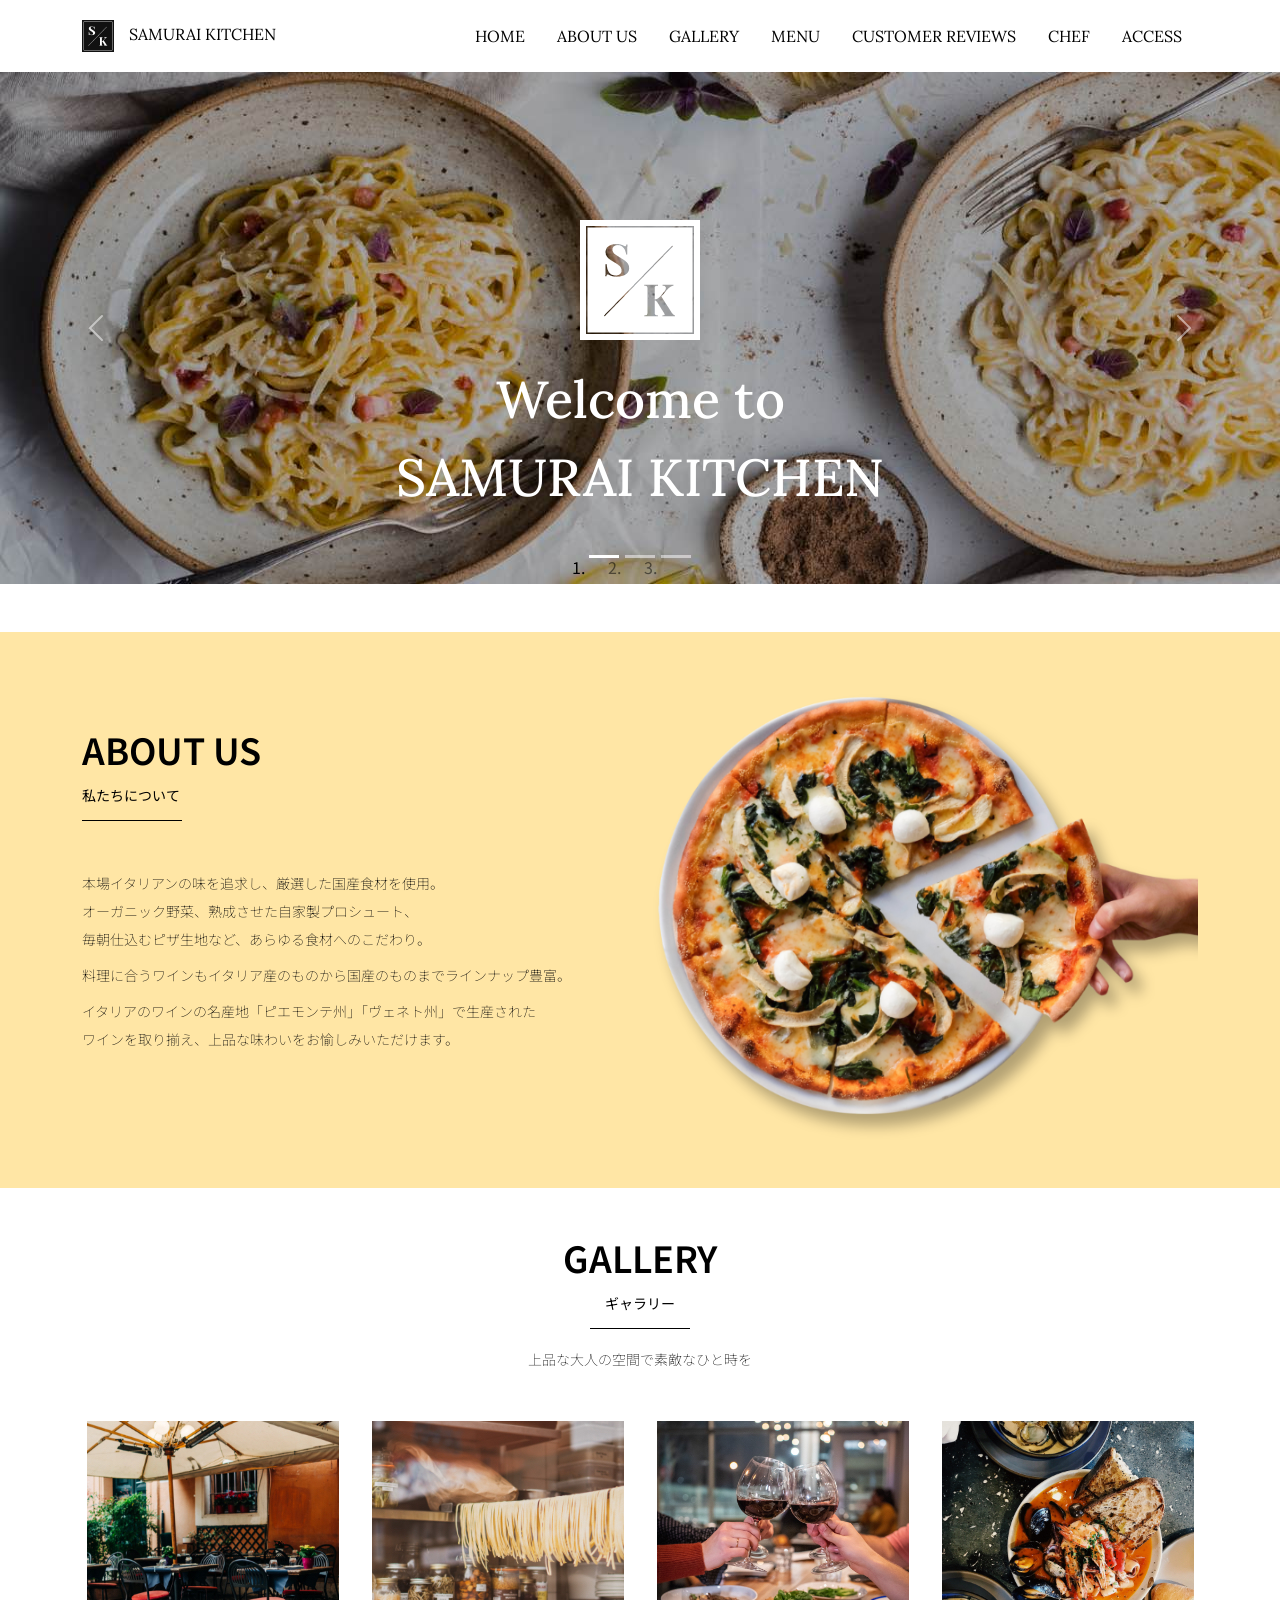
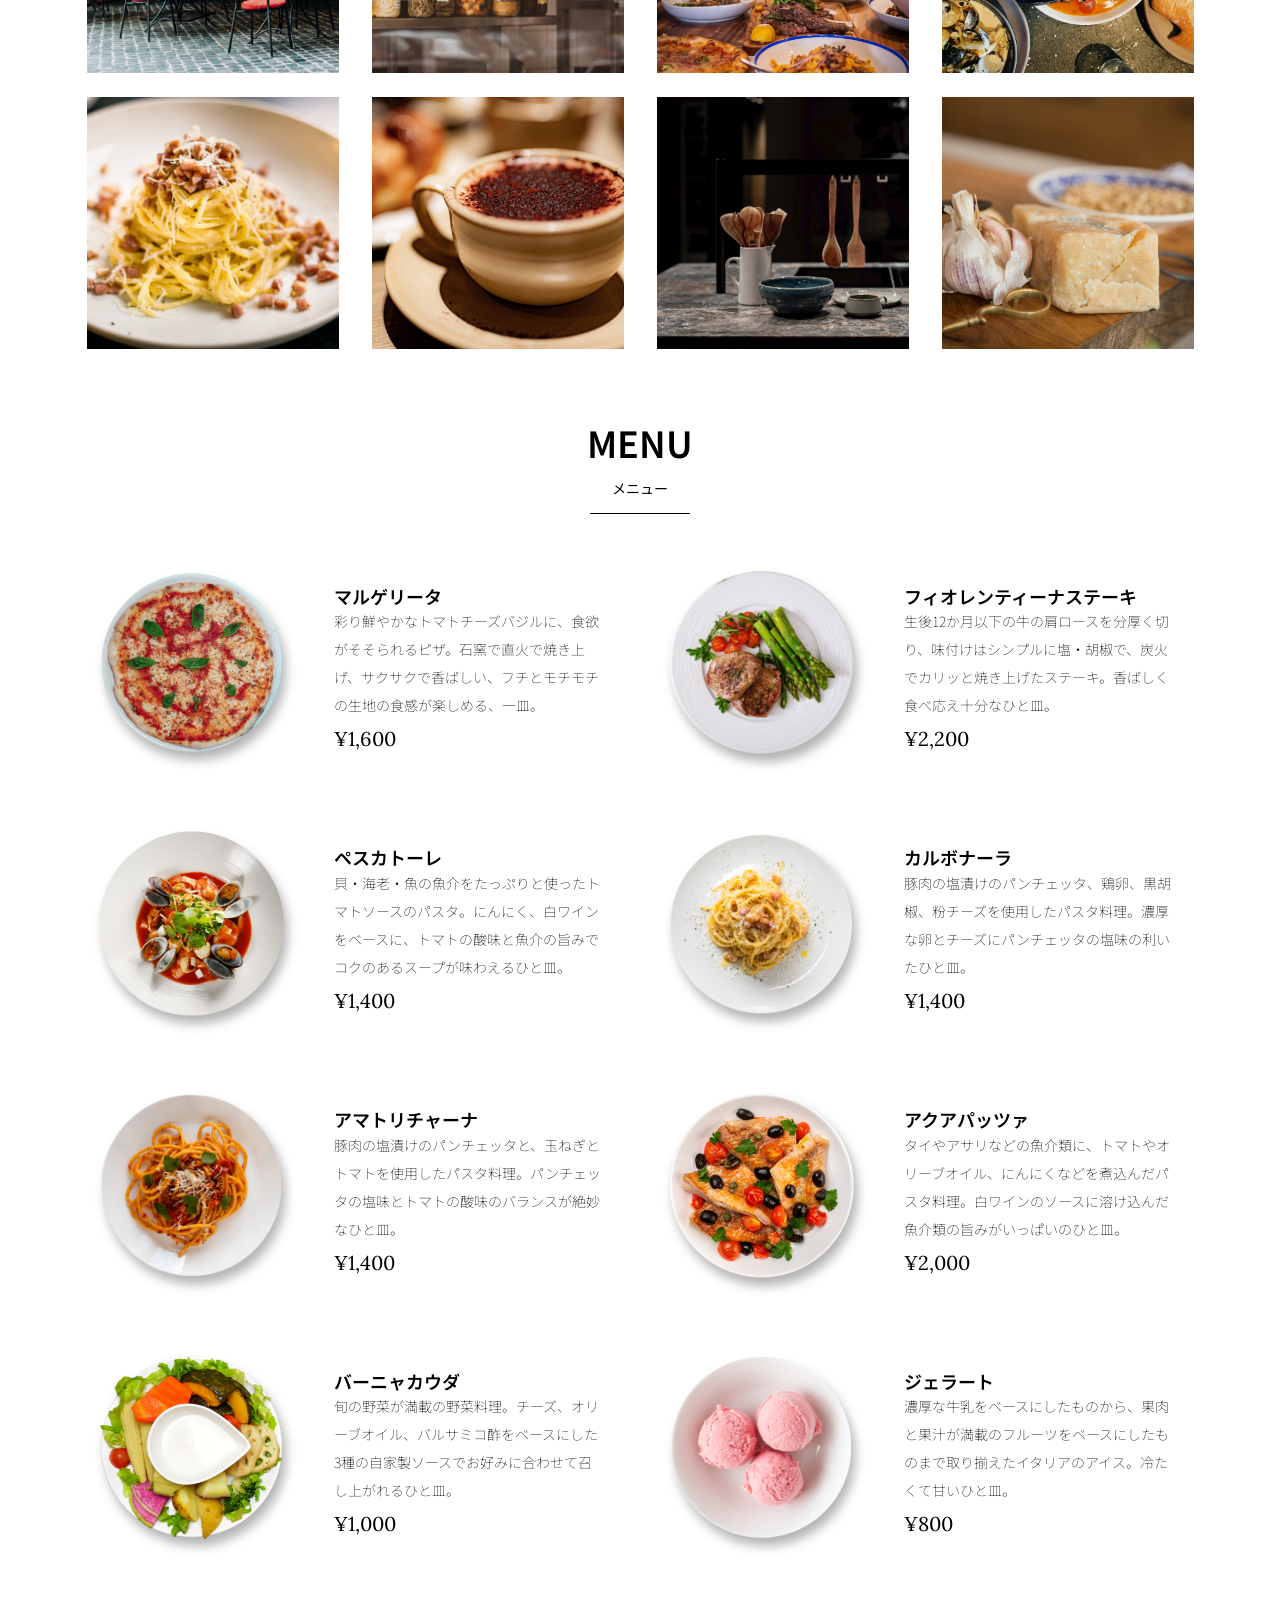
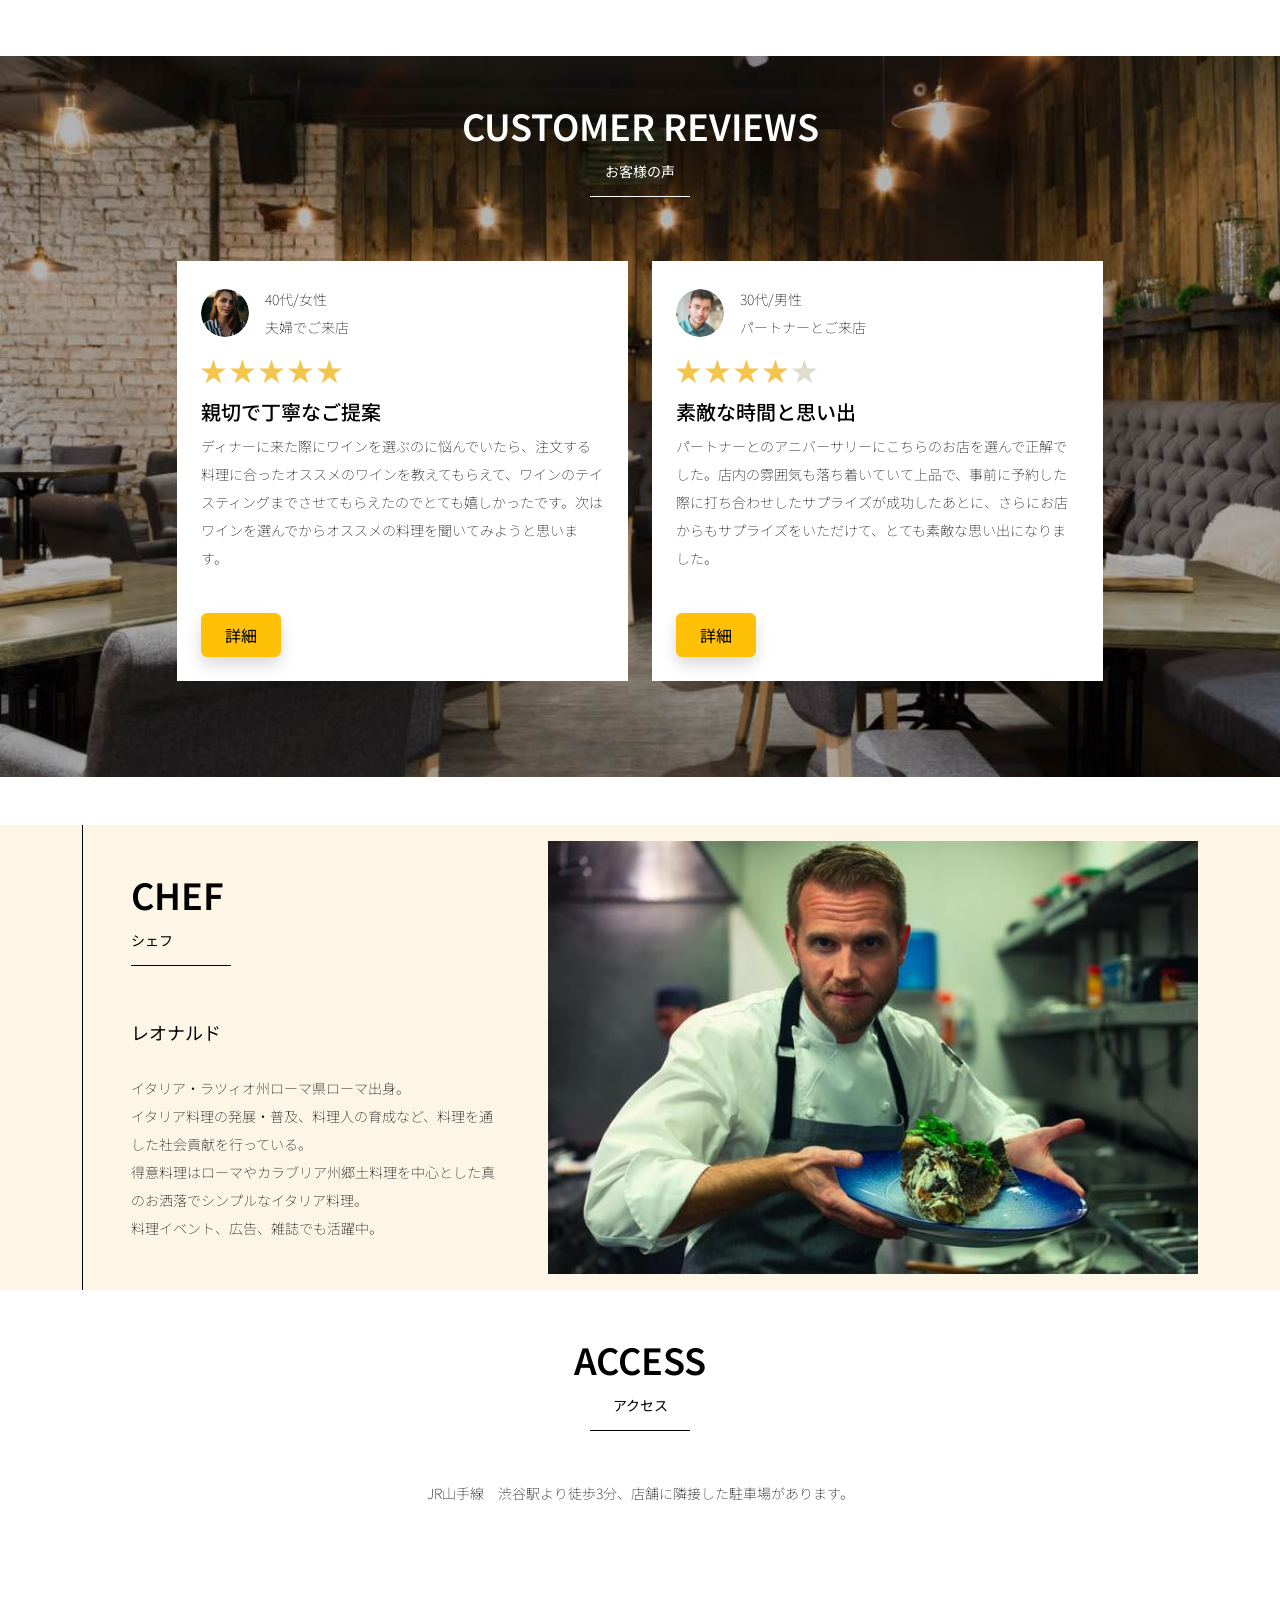
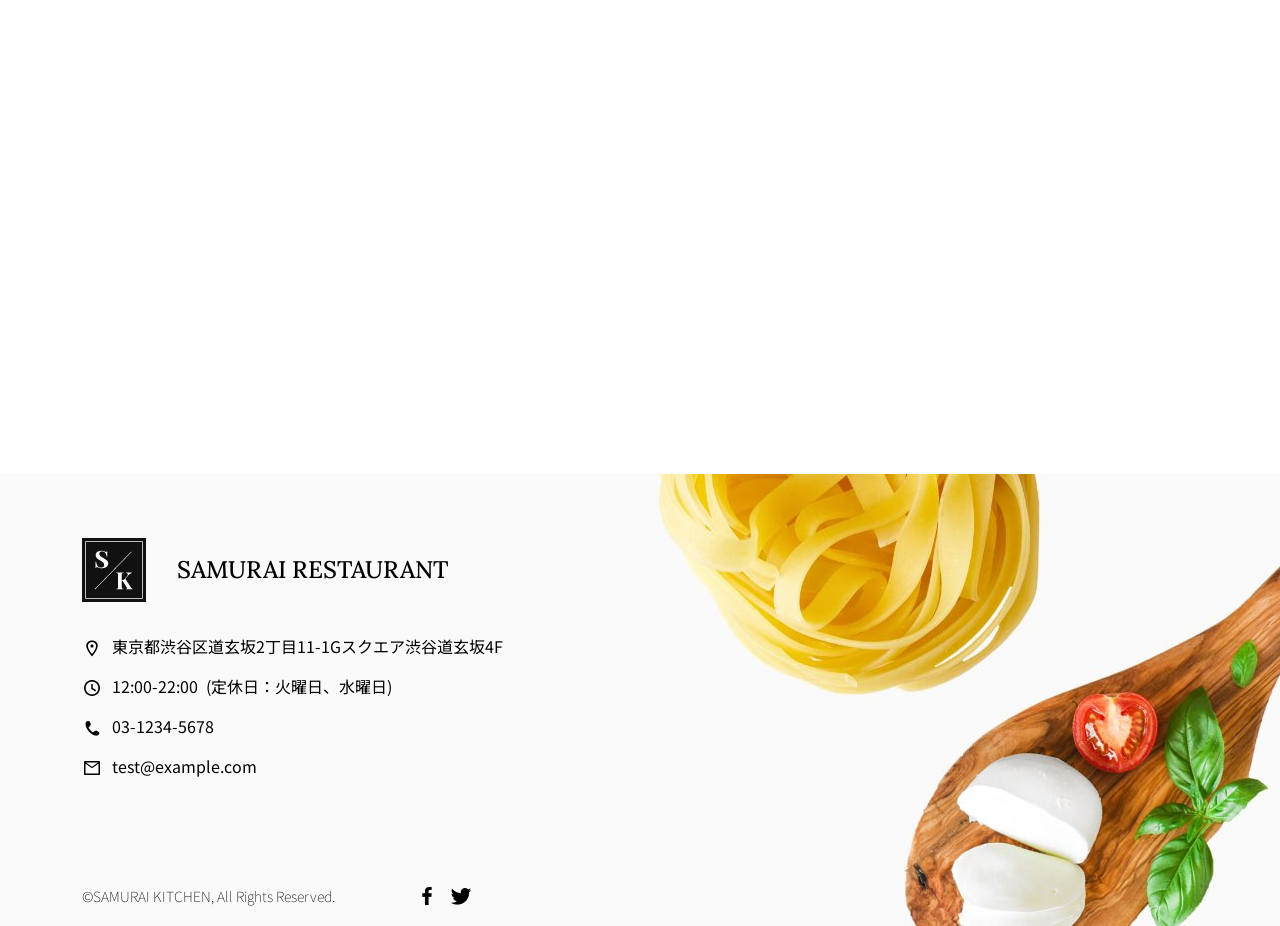
<file: kadai_015/index.html>
<!doctype html>
<html lang="ja">

<head>
  <meta charset="utf-8">
  <meta name="viewport" content="width=device-width, initial-scale=1">
  <meta name="description" content="">
  <meta name="author" content="SAMURAI ENGINEER">
  <title>SAMURAI XD_HTML教材</title>
  <!-- ************************************************ bootstrap.min.cssの読み込み -->
  <link href="https://cdn.jsdelivr.net/npm/bootstrap@5.0.0-beta1/dist/css/bootstrap.min.css" rel="stylesheet"
    integrity="sha384-giJF6kkoqNQ00vy+HMDP7azOuL0xtbfIcaT9wjKHr8RbDVddVHyTfAAsrekwKmP1" crossorigin="anonymous">
  <!-- ************************************************ bootstrap.bundle.min.jsの読み込み -->
  <script src="https://cdn.jsdelivr.net/npm/bootstrap@5.0.0-beta1/dist/js/bootstrap.bundle.min.js"
    integrity="sha384-ygbV9kiqUc6oa4msXn9868pTtWMgiQaeYH7/t7LECLbyPA2x65Kgf80OJFdroafW" crossorigin="anonymous" defer>
  </script>

  <!-- ************************************************ Google Font読み込み -->
  <link rel="preconnect" href="https://fonts.gstatic.com">
  <link href="https://fonts.googleapis.com/css2?family=Lora&display=swap" rel="stylesheet">
  <link href="https://fonts.googleapis.com/css2?family=Noto+Sans+JP:wght@300&display=swap" rel="stylesheet">
  <!-- ************************************************ Font Awesome -->
  <link rel="stylesheet" href="https://use.fontawesome.com/releases/v5.1.0/css/all.css"
    integrity="sha384-lKuwvrZot6UHsBSfcMvOkWwlCMgc0TaWr+30HWe3a4ltaBwTZhyTEggF5tJv8tbt" crossorigin="anonymous">
  <!-- ************************************************今回作成する styles.cssの読み込み -->
  <link href="stylesheet/style.css" rel="stylesheet">
  <!-- ************************************************  -->
</head>

<body>
  <main>
    <!-- ************************************************ ナビゲーションバー開始 -->
        <nav class="navbar navbar-expand-lg">
      <div class="container">
        <a class="navbar-brand my_navbar_brand">
          <img class="img-fluid navbar_brand_logo" src="img/site_logo.png" alt="サイトアイコン"><span>SAMURAI KITCHEN</span>
        </a>
        <div class="navbar-toggler hamburger_menu" data-bs-toggle="collapse" data-bs-target="#navbarNav"
          　aria-controls="navbarNav" aria-expanded="false" aria-label="Toggle navigation">
          <input type="checkbox" id="hamburger_btn_check">
          <label for="hamburger_btn_check" class="hamburger_btn">
            <img class="btn_open" src="img/button_open.png" alt="ナビゲーションメニューのボタン">
            <img class="btn_close" src="img/button_close.png" alt="ナビゲーションメニューのボタン">
          </label>
        </div>
        <div class="collapse navbar-collapse justify-content-end" id="navbarNav">
          <ul class="navbar-nav">
            <li class="nav-item px-2">
              <a class="nav-link my_nav_link my-2" aria-current="page" href="#">HOME</a>
            </li>

            <li class="nav-item px-2">
              <a class="nav-link my_nav_link my-2" href="#about">ABOUT US</a>
            </li>

            <li class="nav-item px-2">
              <a class="nav-link my_nav_link my-2" href="#gallery">GALLERY</a>
            </li>

            <li class="nav-item px-2">
              <a class="nav-link my_nav_link my-2" href="#menu">MENU</a>
            </li>

            <li class="nav-item px-2">
              <a class="nav-link my_nav_link my-2" href="#review">CUSTOMER REVIEWS</a>
            </li>

            <li class="nav-item px-2">
  <a class="nav-link my_nav_link my-2" href="#chef">CHEF</a>
</li>

            <li class="nav-item px-2">
              <a class="nav-link my_nav_link my-2" href="#access">ACCESS</a>
            </li>

          </ul>
        </div>
      </div>
    </nav>
    <!-- ************************************************ ナビゲーションバー終了 -->

    <!-- ************************************************ カルーセル開始 -->
      <!-- カルーセル部分 -->
   <!-- idのmyCarouselはインジケーター部分のdata-bs-targetと紐付く必要がある。mb-5で下方向に余白追加。 -->
   <div id="myCarousel" class="carousel slide mb-5" data-bs-ride="carousel">

     <!-- インジケーター部分 -->
     <ol class="carousel-indicators">
       <!-- この箇所と前述のidは紐付いている。data-bs-slide-toの番号がカルーセルの順番。 -->
       <li data-bs-target="#myCarousel" data-bs-slide-to="0" class="active"></li>
       <li data-bs-target="#myCarousel" data-bs-slide-to="1"></li>
       <li data-bs-target="#myCarousel" data-bs-slide-to="2"></li>
     </ol>

     <!-- carousel-inner：カルーセルのキャプションと背景画像の部分。現在は1枚目だけ表示。 -->
     <div class="carousel-inner">
       <div class="carousel-item active">
         <img src="img/slider-1.jpg" alt="SAMURAI KITCHEN-1">
         <div class="carousel-caption">
           <!-- 独自クラスで位置とフォントを変更 -->
     <h1 class="my_carousel_caption">
             Welcome to<br>
             SAMURAI KITCHEN
           </h1>
         </div>
       </div>

       <!-- カルーセル2枚目 -->
 <div class="carousel-item">
   <img src="img/slider-2.jpg" alt="サンプル画像">
   <div class="carousel-caption">
     <h1 class="my_carousel_caption">
        The fabulous combination of&nbsp;wine&nbsp;and&nbsp;food
     </h1>
   </div>
 </div>
 <!-- カルーセル３枚目 -->
 <div class="carousel-item">
   <img src="img/slider-3.jpg" alt="サンプル画像">
   <div class="carousel-caption">
     <h1 class="my_carousel_caption">Get the Italian taste<br>
       at the SAMURAI&nbsp;KITCHEN
     </h1>
   </div>
 </div>
     </div>

     <!-- コントロールボタン 左側 -->
     <a class="carousel-control-prev" href="#myCarousel" role="button" data-bs-slide="prev">
       <span class="carousel-control-prev-icon" aria-hidden="true"></span>
       <span class="visually-hidden">Previous</span>
     </a>

     <!-- コントロールボタン 右側 -->
     <a class="carousel-control-next" href="#myCarousel" role="button" data-bs-slide="next">
       <span class="carousel-control-next-icon" aria-hidden="true"></span>
       <span class="visually-hidden">Next</span>
     </a>
   </div>


    <!-- ************************************************ カルーセル終了 -->

    <!-- ************************************************ アバウトセクション開始 -->
    <section class="about_us_bg" id="about">

       <!--コンテンツの中央揃え。上下方向にパディング（サイズ5）。下方向にマージン（サイズ5）。 -->
     <div class="container py-5 mb-5">

       <!-- rowクラス（行） -->
       <div class="row">

         <!-- 左側カラム（6/12分割） -->
         <div class="col-lg-6 text-left">

           <!-- 上下方向にパディング（サイズ5） -->
           <div class="py-5">

             <!-- 下方向にマージン（サイズ5） -->
              <h2 class="section_title about mb-5">
               ABOUT US
             </h2>
             <!-- 下方向にマージン（サイズ2） -->
             <p class="mb-2">
               本場イタリアンの味を追求し、厳選した国産食材を使用。<br>
               オーガニック野菜、熟成させた自家製プロシュート、<br>
               毎朝仕込むピザ生地など、あらゆる食材へのこだわり。<br>
             </p>

             <!-- 下方向にマージン（サイズ2） -->
             <p class="mb-2">
               料理に合うワインもイタリア産のものから国産のものまでラインナップ豊富。<br>
             </p>

             <!-- 下方向にマージン（サイズ2） -->
             <p class="mb-2">
               イタリアのワインの名産地「ピエモンテ州」「ヴェネト州」で生産された<br>
               ワインを取り揃え、上品な味わいをお愉しみいただけます。<br>
             </p>
           </div>
         </div>

         <!-- 右側カラム（6/12分割） -->
         <div class="col-lg-6">

           <!-- 画像を配置 -->
           <img src="img/img-about-us.png" class="img-fluid" alt="pizza">
         </div>
       </div>
     </div>

    </section>
    <!-- ************************************************ アバウトセクション終了 -->

    <!-- ************************************************ ギャラリーセクション開始 -->
    <section id="gallery">

       <div class="container mb-5">
        <h2 class="mb-3 section_title gallery text-center">GALLERY</h2>
       <p class="text-center mb-5">
         上品な大人の空間で素敵なひと時を
       </p>

       <div class="row">
         <div class="col-6 col-lg-3 mb-4 d-flex justify-content-center">
           <img class="img-fluid" src="img/gallery-1.jpg" alt="サンプル画像">
         </div>

          <div class="col-6 col-lg-3 mb-4 d-flex justify-content-center">
           <img class="img-fluid" src="img/gallery-2.jpg" alt="サンプル画像">
         </div>

          <div class="col-6 col-lg-3 mb-4 d-flex justify-content-center">
           <img class="img-fluid" src="img/gallery-3.jpg" alt="サンプル画像">
         </div>

          <div class="col-6 col-lg-3 mb-4 d-flex justify-content-center">
           <img class="img-fluid" src="img/gallery-4.jpg" alt="サンプル画像">
         </div>

         <div class="col-6 col-lg-3 mb-4 d-flex justify-content-center">
           <img class="img-fluid" src="img/gallery-5.jpg" alt="サンプル画像">
         </div>

          <div class="col-6 col-lg-3 mb-4 d-flex justify-content-center">
           <img class="img-fluid" src="img/gallery-6.jpg" alt="サンプル画像">
         </div>

          <div class="col-6 col-lg-3 mb-4 d-flex justify-content-center">
           <img class="img-fluid" src="img/gallery-7.jpg" alt="サンプル画像">
         </div>

        <div class="col-6 col-lg-3 mb-4 d-flex justify-content-center">
           <img class="img-fluid" src="img/gallery-8.jpg" alt="サンプル画像">
         </div>

       </div>
     </div>

    </section>
    <!-- ************************************************ ギャラリーセクション終了 -->

    <!-- ************************************************ メニューセクション -->
    <section id="menu">
      <div class="container">
        <div class="row">
          <div class="col-lg-12">
            <h2 class="section_title menu text-center mb-5">MENU</h2>
          </div>
        </div>
      </div>

      <div class="container mb-5">
        <div class="row">
          <div class="col-12 col-lg-6">
            <div class="row g-0 mb-4">
              <div class="col-12 col-lg-5 text-center">
                <img src="img/margherita.png" class="img-fluid" alt="マルゲリータ">
              </div>
              <div class="col-12 col-lg-7 p-4">
              <h4 class="mb-0 menu_title">マルゲリータ</h4>
                <p class="my-auto">彩り鮮やかなトマトチーズバジルに、食欲がそそられるピザ。石窯で直火で焼き上げ、サクサクで香ばしい、フチとモチモチの生地の食感が楽しめる、一皿。</p>
                <p class="menu_price">¥1,600</p>
              </div>
            </div>
          </div>

          <div class="col-12 col-lg-6">
            <div class="row g-0 mb-4">
              <div class="col-12 col-lg-5 text-center">
              <img src="img/steak.png" class="img-fluid" alt="フィオレンティーナステーキ">
              </div>
              <div class="col-12 col-lg-7 p-4">
                <h4 class="mb-0 menu_title">フィオレンティーナステーキ</h4>
                <p class="my-auto">生後12か月以下の牛の肩ロースを分厚く切り、味付けはシンプルに塩・胡椒で、炭火でカリッと焼き上げたステーキ。香ばしく食べ応え十分なひと皿。</p>
                <p class="menu_price">¥2,200</p>
              </div>
            </div>
          </div>

          <div class="col-12 col-lg-6">
            <div class="row g-0 mb-4">
              <div class="col-12 col-lg-5 text-center">
                <img src="img/pescatore.png" class="img-fluid" alt="ペスカトーレ">
              </div>
              <div class="col-12 col-lg-7 p-4">
                <h4 class="mb-0 menu_title">ペスカトーレ</h4>
                <p class="my-auto">貝・海老・魚の魚介をたっぷりと使ったトマトソースのパスタ。にんにく、白ワインをベースに、トマトの酸味と魚介の旨みでコクのあるスープが味わえるひと皿。</p>
                <p class="menu_price">¥1,400</p>
              </div>
            </div>
          </div>

          <div class="col-12 col-lg-6">
            <div class="row g-0 mb-4">
              <div class="col-12 col-lg-5 text-center">
                <img src="img/carbonara.png" class="img-fluid" alt="カルボナーラ">
              </div>
              <div class="col-12 col-lg-7 p-4">
                <h4 class="mb-0 menu_title">カルボナーラ</h4>
                <p class="my-auto">豚肉の塩漬けのパンチェッタ、鶏卵、黒胡椒、粉チーズを使用したパスタ料理。濃厚な卵とチーズにパンチェッタの塩味の利いたひと皿。</p>
                <p class="menu_price">¥1,400</p>
              </div>
            </div>
          </div>

          <div class="col-12 col-lg-6">
            <div class="row g-0 mb-4">
              <div class="col-12 col-lg-5 text-center">
                <img src="img/amatriciana.png" class="img-fluid" alt="アマトリチャーナ">
              </div>
              <div class="col-12 col-lg-7 p-4">
                <h4 class="mb-0 menu_title">アマトリチャーナ</h4>
                <p class="my-auto">豚肉の塩漬けのパンチェッタと、玉ねぎとトマトを使用したパスタ料理。パンチェッタの塩味とトマトの酸味のバランスが絶妙なひと皿。</p>
                <p class="menu_price">¥1,400</p>
              </div>
            </div>
          </div>

          <div class="col-12 col-lg-6">
            <div class="row g-0 mb-4">
              <div class="col-12 col-lg-5 text-center">
                <img src="img/acqua-pazza.png" class="img-fluid" alt="アクアパッツァ">
              </div>
              <div class="col-12 col-lg-7 p-4">
                <h4 class="mb-0 menu_title">アクアパッツァ</h4>
                <p class="my-auto">タイやアサリなどの魚介類に、トマトやオリーブオイル、にんにくなどを煮込んだパスタ料理。白ワインのソースに溶け込んだ魚介類の旨みがいっぱいのひと皿。</p>
                <p class="menu_price">¥2,000</p>
              </div>
            </div>
          </div>

          <div class="col-12 col-lg-6">
            <div class="row g-0 mb-4">
              <div class="col-12 col-lg-5 text-center">
                <img src="img/bagna-cauda.png" class="img-fluid" alt="バーニャカウダ">
              </div>
              <div class="col-12 col-lg-7 p-4">
                <h4 class="mb-0 menu_title">バーニャカウダ</h4>
                <p class="my-auto">旬の野菜が満載の野菜料理。チーズ、オリーブオイル、バルサミコ酢をベースにした3種の自家製ソースでお好みに合わせて召し上がれるひと皿。</p>
                <p class="menu_price">¥1,000</p>
              </div>
            </div>
          </div>

          <div class="col-12 col-lg-6">
            <div class="row g-0 mb-4">
              <div class="col-12 col-lg-5 text-center">
                <img src="img/gelato.png" class="img-fluid" alt="ジェラート">
              </div>
              <div class="col-12 col-lg-7 p-4">
                <h4 class="mb-0 menu_title">ジェラート</h4>
                <p class="my-auto">濃厚な牛乳をベースにしたものから、果肉と果汁が満載のフルーツをベースにしたものまで取り揃えたイタリアのアイス。冷たくて甘いひと皿。</p>
                <p class="menu_price">¥800</p>
              </div>
            </div>
          </div>
        </div>
      </div>
    </section>
    <!-- ************************************************ メニューセクション終了 -->

    <!-- ************************************************ レビューセクション開始 -->
    <section id="review">
      <div class="review_wrapper">
        <div class="container py-5 mb-5">
          <div class="text-center mb-5">
            <h2 class="section_title review text-center text-white">CUSTOMER REVIEWS</h2>
          </div>
          <div class="row pb-5 justify-content-center">
            <div class="col-12 col-lg-5 mt-3">
              <div class="bg-white h_420">
                <div class="p-4">
                  <div class="d-flex align-items-center">
                    <img src="img/customer-woman.png" class="reviewer_img" alt="サンプル画像">
                    <div>
                      <p class="my-0">40代/女性</p>
                      <p class="my-0">夫婦でご来店</p>
                    </div>
                  </div>
                  <div class="my-3">
                    <img src="img/star-point.png" class="star_img" alt="star">
                    <img src="img/star-point.png" class="star_img" alt="star">
                    <img src="img/star-point.png" class="star_img" alt="star">
                    <img src="img/star-point.png" class="star_img" alt="star">
                    <img src="img/star-point.png" class="star_img" alt="star">
                  </div>
                  <h5>親切で丁寧なご提案</h5>
                  <p>
                    ディナーに来た際にワインを選ぶのに悩んでいたら、注文する料理に合ったオススメのワインを教えてもらえて、ワインのテイスティングまでさせてもらえたのでとても嬉しかったです。次はワインを選んでからオススメの料理を聞いてみようと思います。
                  </p>
                  <button type="button" class="btn btn-warning shadow fix_bottom">詳細</button>
                </div>
              </div>
            </div>
            <div class="col-12 col-lg-5 mt-3">
              <div class="bg-white h_420">
                <div class="p-4">
                  <div class="d-flex align-items-center">
                    <img src="img/customer-man.png" class="reviewer_img" alt="サンプル画像">
                    <div>
                      <p class="my-0">30代/男性</p>
                      <p class="my-0">パートナーとご来店</p>
                    </div>
                  </div>
                  <div class="my-3">
                    <img src="img/star-point.png" class="star_img" alt="star">
                    <img src="img/star-point.png" class="star_img" alt="star">
                    <img src="img/star-point.png" class="star_img" alt="star">
                    <img src="img/star-point.png" class="star_img" alt="star">
                    <img src="img/star-no-point.png" class="star_img" alt="no-star">
                  </div>
                  <h5>素敵な時間と思い出</h5>
                  <p>
                    パートナーとのアニバーサリーにこちらのお店を選んで正解でした。店内の雰囲気も落ち着いていて上品で、事前に予約した際に打ち合わせしたサプライズが成功したあとに、さらにお店からもサプライズをいただけて、とても素敵な思い出になりました。
                  </p>
                  <button type="button" class="btn btn-warning shadow fix_bottom">詳細</button>
                </div>
              </div>
            </div>
          </div>
        </div>
      </div>
    </section> 
    <!-- ************************************************ レビューセクション終了 -->

    <!-- ************************************************ CHEFセクション開始 -->
<section id="chef" class="chef_bg">
  <div class="container mb-5">
    <div class="chef_box">
      <div class="row g-0 align-items-center">
        <!-- 左：テキスト -->
        <div class="col-12 col-lg-5">
          <div class="p-5">
            <h2 class="section_title chef mb-5">CHEF</h2>

            <p class="chef_name mb-4">レオナルド</p>

            <p class="chef_text mb-0">
              イタリア・ラツィオ州ローマ県ローマ出身。<br>
              イタリア料理の発展・普及、料理人の育成など、料理を通した社会貢献を行っている。<br>
              得意料理はローマやカラブリア州郷土料理を中心とした真のお洒落でシンプルなイタリア料理。<br>
              料理イベント、広告、雑誌でも活躍中。
            </p>
          </div>
        </div>

        <!-- 右：画像 -->
        <div class="col-12 col-lg-7">
          <img src="img/chef.jpg" class="img-fluid chef_img" alt="シェフの写真">
        </div>
      </div>
    </div>
  </div>
</section>
<!-- ************************************************ CHEFセクション終了 -->


    <!-- ************************************************ アクセスセクション開始 -->
    <section id="access">
      <div class="container">

        <div class="row">
          <div class="col-lg-12 text-center mb-5">
            <h2 class="section_title text-center access mb-5">ACCESS</h2>
            <p>JR山手線　渋谷駅より徒歩3分、店舗に隣接した駐車場があります。</p>
          </div>
        </div>
      </div>

      <div class="container mb-5 px-2">
        <iframe
          src="https://www.google.com/maps/embed?pb=!1m18!1m12!1m3!1d12967.114087343349!2d139.687349334065!3d35.657827993593834!2m3!1f0!2f0!3f0!3m2!1i1024!2i768!4f1.1!3m3!1m2!1s0x6018f5209bb80c49%3A0x7abbc1a9d7d575eb!2z5qCq5byP5Lya56S-5L6N!5e0!3m2!1sja!2sjp!4v1623882550231!5m2!1sja!2sjp"
          class="w-100" style="height: 50vh;" loading="lazy"></iframe>
      </div>
    </section>
    <!-- ************************************************ アクセスセクション終了 -->


    <!-- ************************************************ フッター開始 -->
    <footer id="footer">
      <div class="container">
        <div class="row">
          <div class="col-12 col-lg-6 position-relative">
            <div class="row pt-5">
              <div class="col-lg-2 text-center my-3">
                <img class="img-fluid footer_brand_logo" src="img/site_logo.png" alt="サンプル画像">
              </div>
              <div class="col-lg-10 align-self-center my-3">
                <h2 class="m-0 footer_text">SAMURAI RESTAURANT</h2>
              </div>
            </div>

            <div class="restaurant_info py-3">
              <div class="d-flex mb-3">
                <img src="img/icon-Marker.png" alt="marker">
                <p class="p-0 m-0">東京都渋谷区道玄坂2丁目11-1Gスクエア渋谷道玄坂4F</p>
              </div>
              <div class="d-flex mb-3">
                <img src="img/icon-Clock.png" alt="clock">
                <p class="p-0 m-0">12:00-22:00&nbsp;&nbsp;(定休日：火曜日、水曜日)</p>
              </div>
              <div class="d-flex mb-3">
                <img src="img/icon-Phone.png" alt="phone">
                <p class="p-0 m-0">03-1234-5678</p>
              </div>
              <div class="d-flex mb-3">
                <img src="img/icon-Mail.png" alt="mail">
                <p class="p-0 m-0">test@example.com</p>
              </div>
            </div>

            <div class="copy_right align-items-center">
              <p>
                ©SAMURAI KITCHEN, All Rights Reserved.
              </p>
              <img src="img/icon-facebook.png" class="sns_img" alt="facebook">
              <img src="img/icon-twitter.png" class="sns_img" alt="twitter">
            </div>
          </div>

          <div class="col-12 col-lg-6 d-none d-lg-block">
            <img src="img/background-footer.jpg" alt="背景画像">
          </div>
        </div>
      </div>
    </footer>
    <!-- ************************************************ フッター終了 -->
  </main>
</body>

</html>
</file>
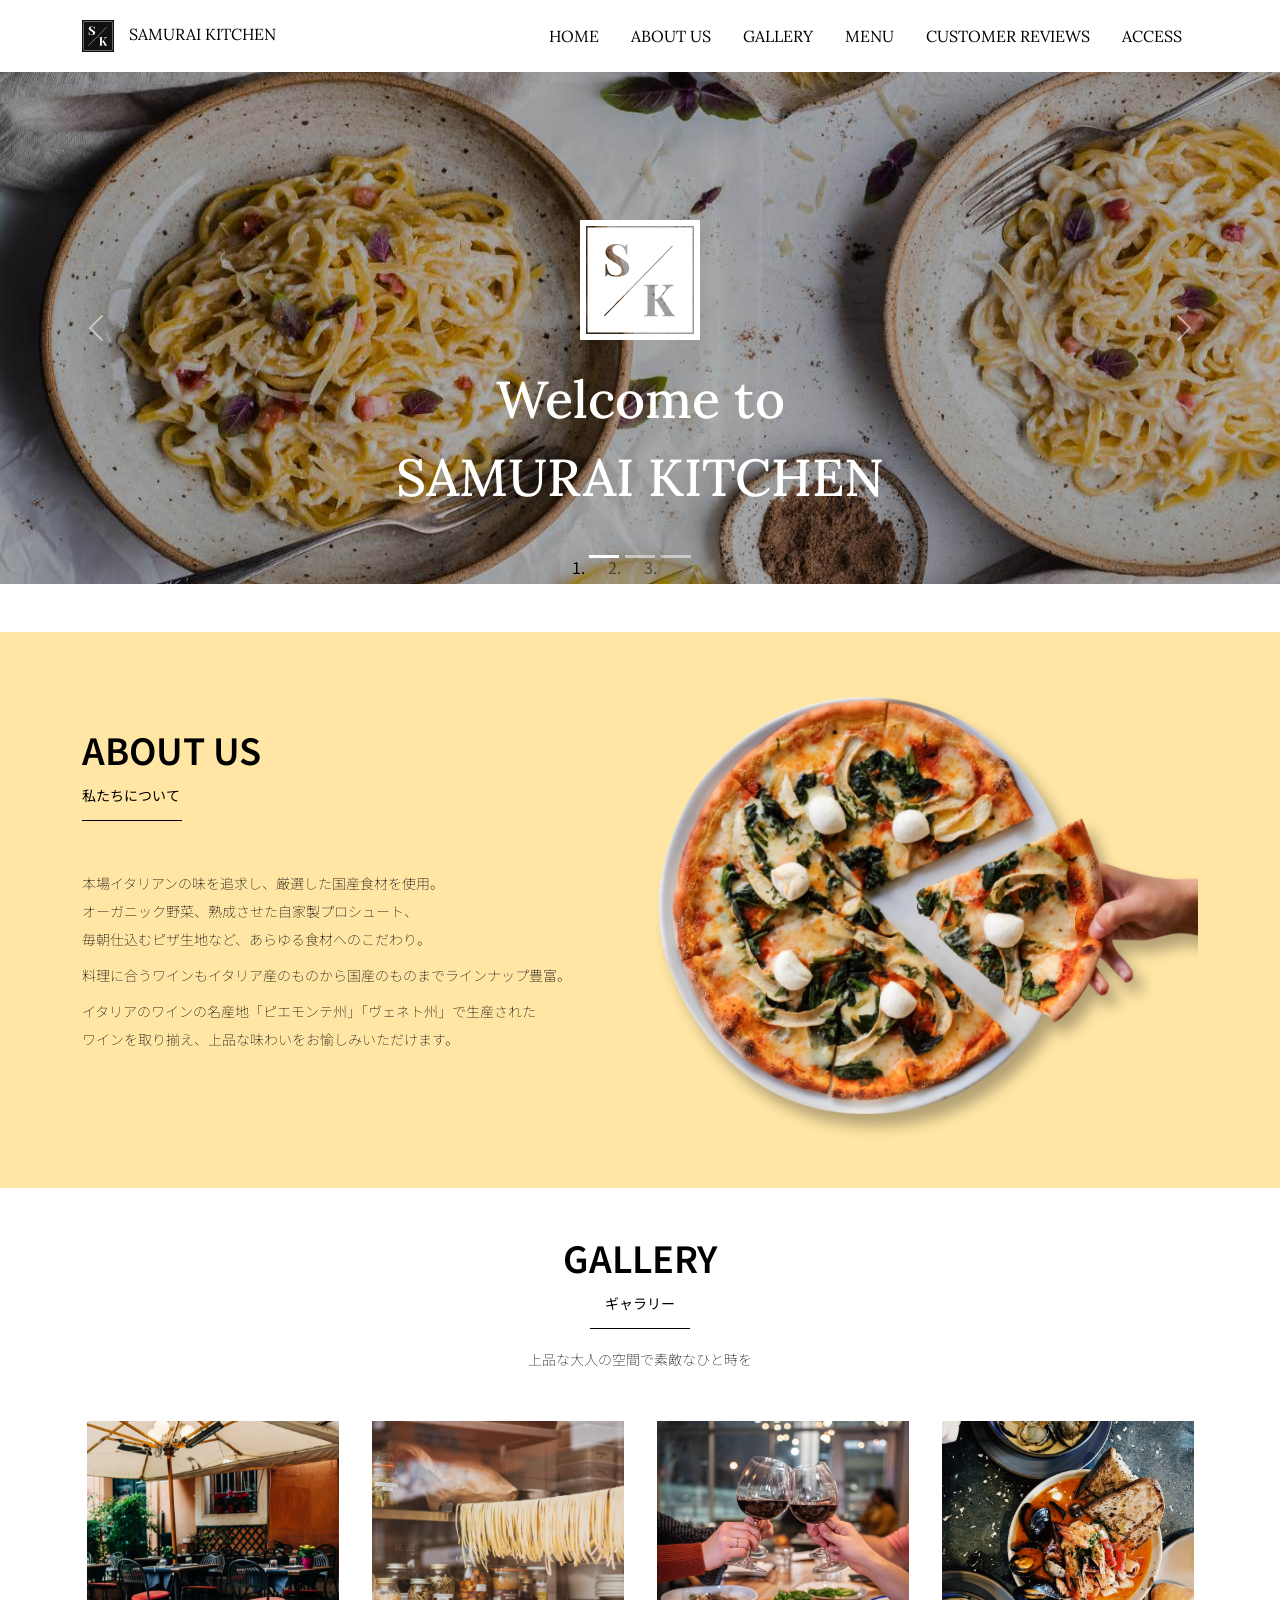
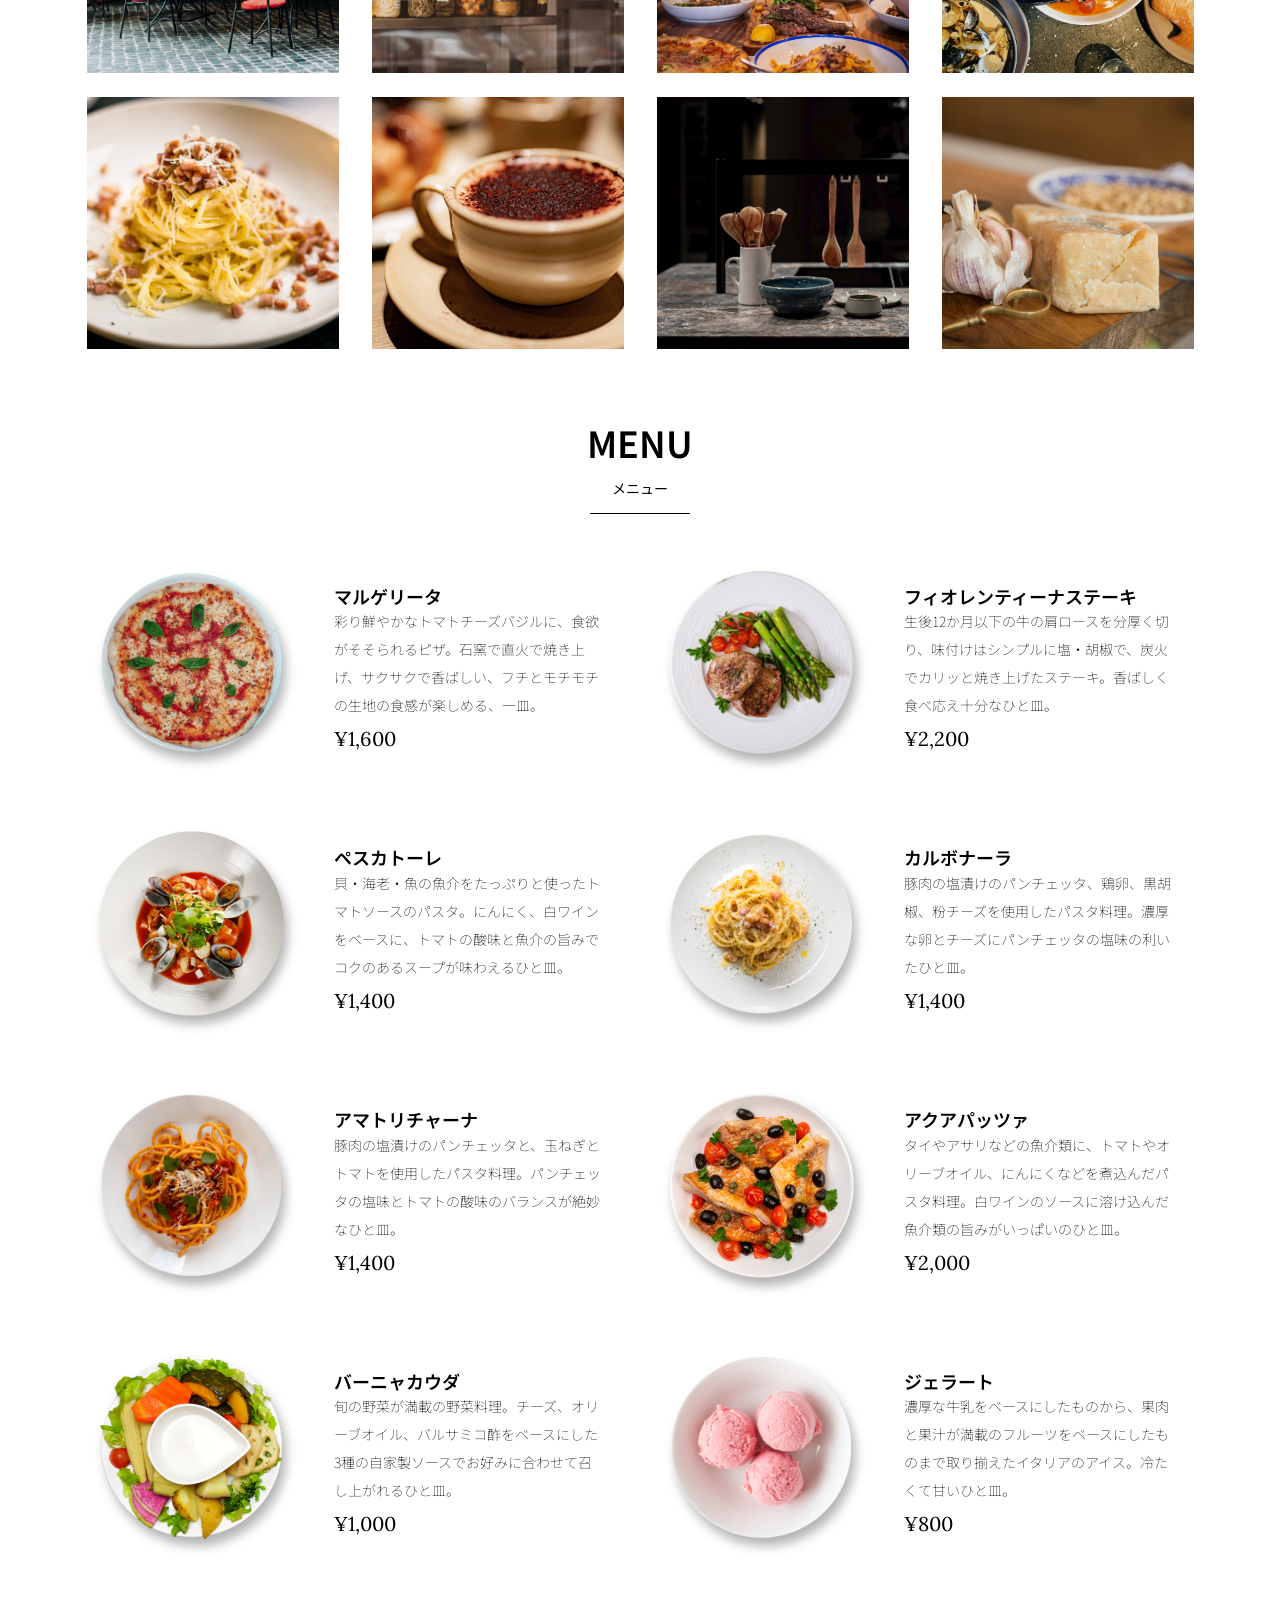
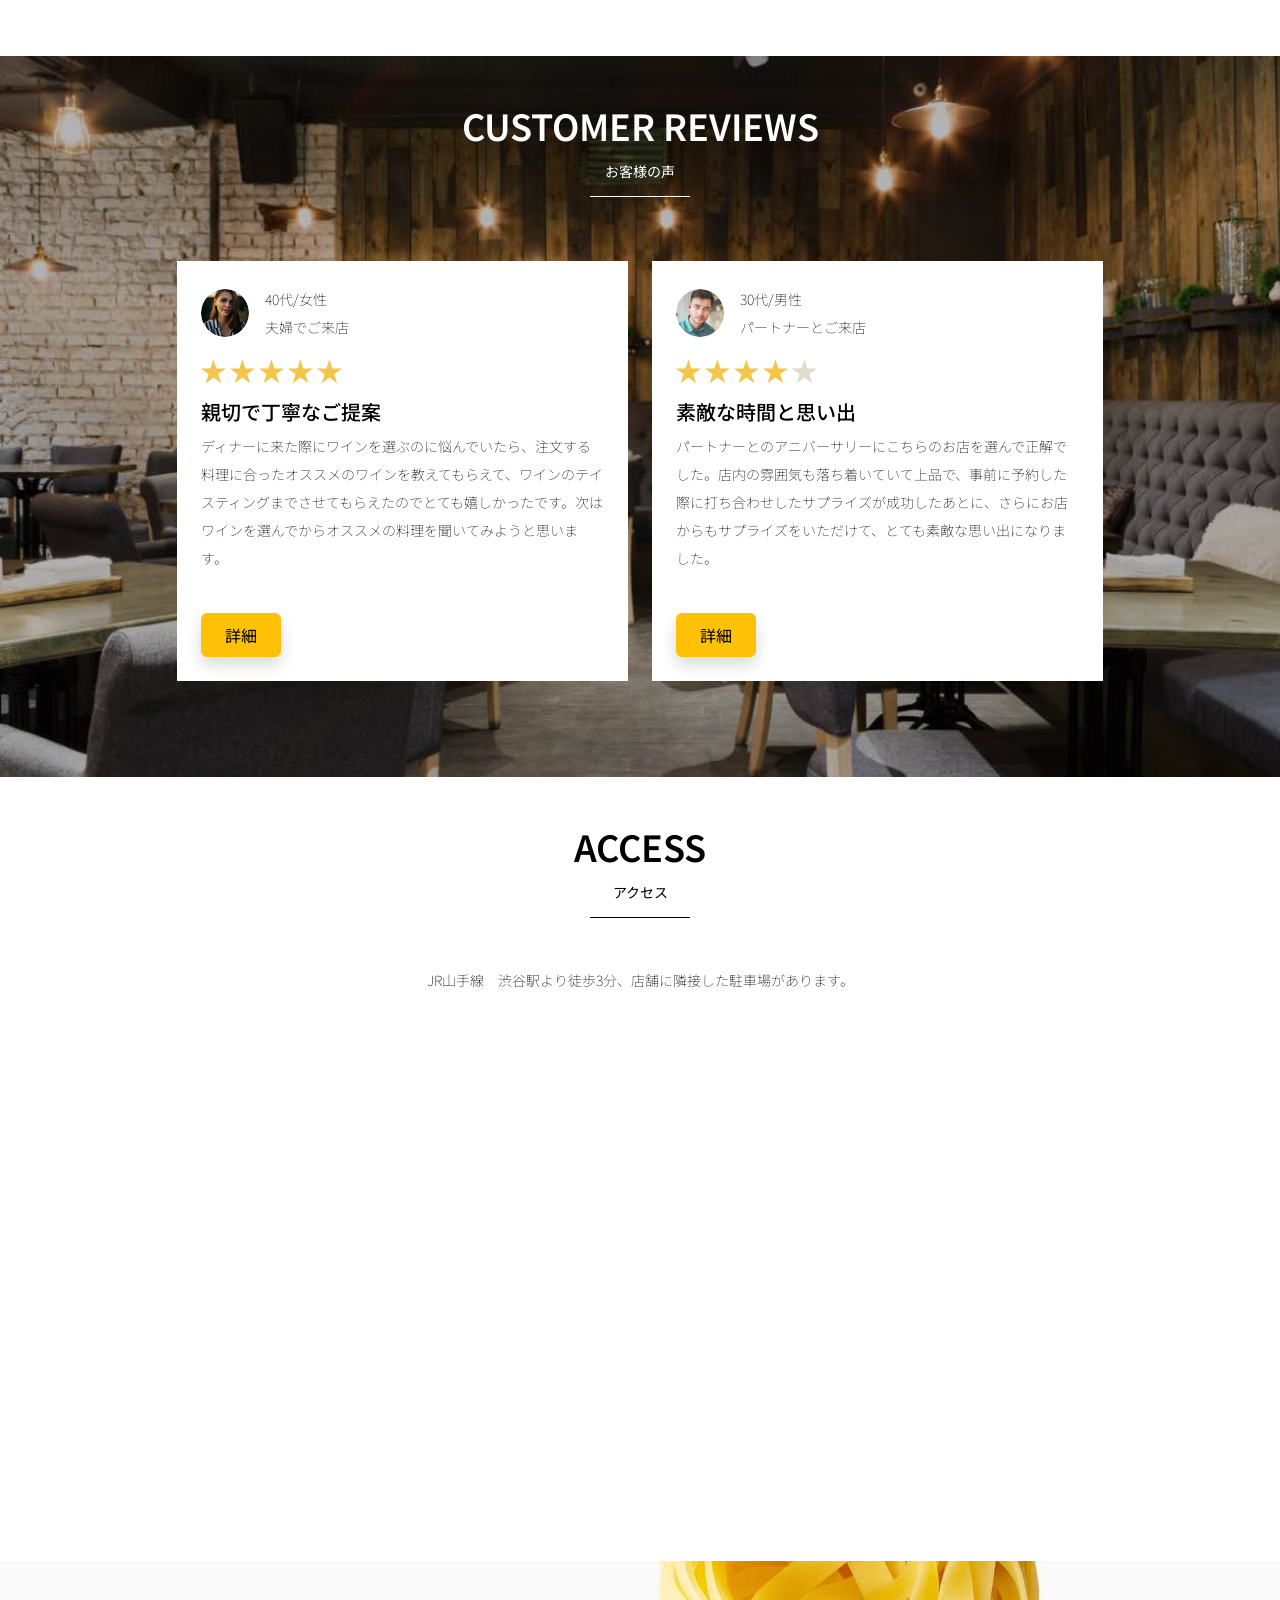
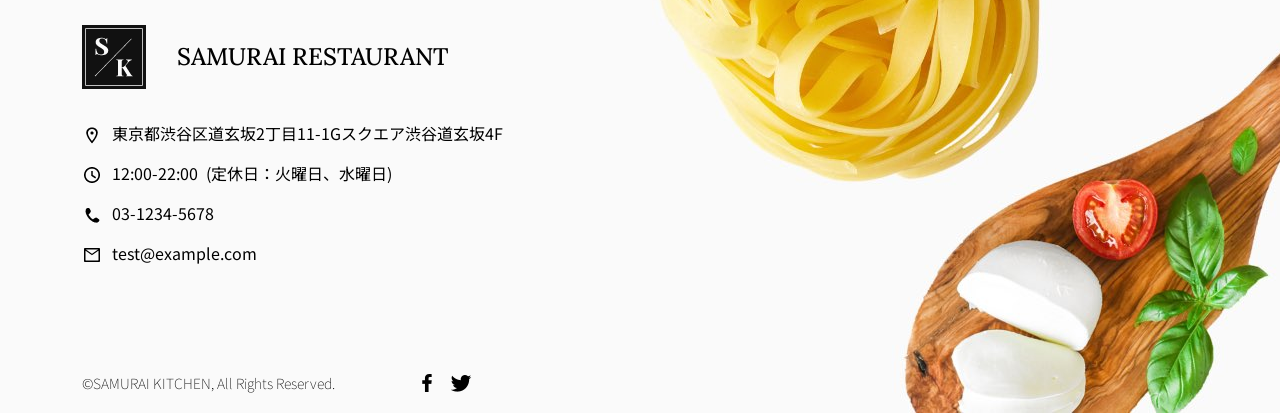
<file: kadai_tutorial_output/index.html>
<!doctype html>
<html lang="ja">

<head>
  <meta charset="utf-8">
  <meta name="viewport" content="width=device-width, initial-scale=1">
  <meta name="description" content="">
  <meta name="author" content="SAMURAI ENGINEER">
  <title>SAMURAI XD_HTML教材</title>
  <!-- ************************************************ bootstrap.min.cssの読み込み -->
  <link href="https://cdn.jsdelivr.net/npm/bootstrap@5.0.0-beta1/dist/css/bootstrap.min.css" rel="stylesheet"
    integrity="sha384-giJF6kkoqNQ00vy+HMDP7azOuL0xtbfIcaT9wjKHr8RbDVddVHyTfAAsrekwKmP1" crossorigin="anonymous">
  <!-- ************************************************ bootstrap.bundle.min.jsの読み込み -->
  <script src="https://cdn.jsdelivr.net/npm/bootstrap@5.0.0-beta1/dist/js/bootstrap.bundle.min.js"
    integrity="sha384-ygbV9kiqUc6oa4msXn9868pTtWMgiQaeYH7/t7LECLbyPA2x65Kgf80OJFdroafW" crossorigin="anonymous" defer>
  </script>

  <!-- ************************************************ Google Font読み込み -->
  <link rel="preconnect" href="https://fonts.gstatic.com">
  <link href="https://fonts.googleapis.com/css2?family=Lora&display=swap" rel="stylesheet">
  <link href="https://fonts.googleapis.com/css2?family=Noto+Sans+JP:wght@300&display=swap" rel="stylesheet">
  <!-- ************************************************ Font Awesome -->
  <link rel="stylesheet" href="https://use.fontawesome.com/releases/v5.1.0/css/all.css"
    integrity="sha384-lKuwvrZot6UHsBSfcMvOkWwlCMgc0TaWr+30HWe3a4ltaBwTZhyTEggF5tJv8tbt" crossorigin="anonymous">
  <!-- ************************************************今回作成する styles.cssの読み込み -->
  <link href="stylesheet/style.css" rel="stylesheet">
  <!-- ************************************************  -->
</head>

<body>
  <main>
    <!-- ************************************************ ナビゲーションバー開始 -->
        <nav class="navbar navbar-expand-lg">
      <div class="container">
        <a class="navbar-brand my_navbar_brand">
          <img class="img-fluid navbar_brand_logo" src="img/site_logo.png" alt="サイトアイコン"><span>SAMURAI KITCHEN</span>
        </a>
        <div class="navbar-toggler hamburger_menu" data-bs-toggle="collapse" data-bs-target="#navbarNav"
          　aria-controls="navbarNav" aria-expanded="false" aria-label="Toggle navigation">
          <input type="checkbox" id="hamburger_btn_check">
          <label for="hamburger_btn_check" class="hamburger_btn">
            <img class="btn_open" src="img/button_open.png" alt="ナビゲーションメニューのボタン">
            <img class="btn_close" src="img/button_close.png" alt="ナビゲーションメニューのボタン">
          </label>
        </div>
        <div class="collapse navbar-collapse justify-content-end" id="navbarNav">
          <ul class="navbar-nav">
            <li class="nav-item px-2">
              <a class="nav-link my_nav_link my-2" aria-current="page" href="#">HOME</a>
            </li>

            <li class="nav-item px-2">
              <a class="nav-link my_nav_link my-2" href="#about">ABOUT US</a>
            </li>

            <li class="nav-item px-2">
              <a class="nav-link my_nav_link my-2" href="#gallery">GALLERY</a>
            </li>

            <li class="nav-item px-2">
              <a class="nav-link my_nav_link my-2" href="#menu">MENU</a>
            </li>

            <li class="nav-item px-2">
              <a class="nav-link my_nav_link my-2" href="#review">CUSTOMER REVIEWS</a>
            </li>

            <li class="nav-item px-2">
              <a class="nav-link my_nav_link my-2" href="#access">ACCESS</a>
            </li>

          </ul>
        </div>
      </div>
    </nav>
    <!-- ************************************************ ナビゲーションバー終了 -->

    <!-- ************************************************ カルーセル開始 -->
      <!-- カルーセル部分 -->
   <!-- idのmyCarouselはインジケーター部分のdata-bs-targetと紐付く必要がある。mb-5で下方向に余白追加。 -->
   <div id="myCarousel" class="carousel slide mb-5" data-bs-ride="carousel">

     <!-- インジケーター部分 -->
     <ol class="carousel-indicators">
       <!-- この箇所と前述のidは紐付いている。data-bs-slide-toの番号がカルーセルの順番。 -->
       <li data-bs-target="#myCarousel" data-bs-slide-to="0" class="active"></li>
       <li data-bs-target="#myCarousel" data-bs-slide-to="1"></li>
       <li data-bs-target="#myCarousel" data-bs-slide-to="2"></li>
     </ol>

     <!-- carousel-inner：カルーセルのキャプションと背景画像の部分。現在は1枚目だけ表示。 -->
     <div class="carousel-inner">
       <div class="carousel-item active">
         <img src="img/slider-1.jpg" alt="SAMURAI KITCHEN-1">
         <div class="carousel-caption">
           <!-- 独自クラスで位置とフォントを変更 -->
     <h1 class="my_carousel_caption">
             Welcome to<br>
             SAMURAI KITCHEN
           </h1>
         </div>
       </div>

       <!-- カルーセル2枚目 -->
 <div class="carousel-item">
   <img src="img/slider-2.jpg" alt="サンプル画像">
   <div class="carousel-caption">
     <h1 class="my_carousel_caption">
        The fabulous combination of&nbsp;wine&nbsp;and&nbsp;food
     </h1>
   </div>
 </div>
 <!-- カルーセル３枚目 -->
 <div class="carousel-item">
   <img src="img/slider-3.jpg" alt="サンプル画像">
   <div class="carousel-caption">
     <h1 class="my_carousel_caption">Get the Italian taste<br>
       at the SAMURAI&nbsp;KITCHEN
     </h1>
   </div>
 </div>
     </div>

     <!-- コントロールボタン 左側 -->
     <a class="carousel-control-prev" href="#myCarousel" role="button" data-bs-slide="prev">
       <span class="carousel-control-prev-icon" aria-hidden="true"></span>
       <span class="visually-hidden">Previous</span>
     </a>

     <!-- コントロールボタン 右側 -->
     <a class="carousel-control-next" href="#myCarousel" role="button" data-bs-slide="next">
       <span class="carousel-control-next-icon" aria-hidden="true"></span>
       <span class="visually-hidden">Next</span>
     </a>
   </div>


    <!-- ************************************************ カルーセル終了 -->

    <!-- ************************************************ アバウトセクション開始 -->
    <section class="about_us_bg" id="about">

       <!--コンテンツの中央揃え。上下方向にパディング（サイズ5）。下方向にマージン（サイズ5）。 -->
     <div class="container py-5 mb-5">

       <!-- rowクラス（行） -->
       <div class="row">

         <!-- 左側カラム（6/12分割） -->
         <div class="col-lg-6 text-left">

           <!-- 上下方向にパディング（サイズ5） -->
           <div class="py-5">

             <!-- 下方向にマージン（サイズ5） -->
              <h2 class="section_title about mb-5">
               ABOUT US
             </h2>
             <!-- 下方向にマージン（サイズ2） -->
             <p class="mb-2">
               本場イタリアンの味を追求し、厳選した国産食材を使用。<br>
               オーガニック野菜、熟成させた自家製プロシュート、<br>
               毎朝仕込むピザ生地など、あらゆる食材へのこだわり。<br>
             </p>

             <!-- 下方向にマージン（サイズ2） -->
             <p class="mb-2">
               料理に合うワインもイタリア産のものから国産のものまでラインナップ豊富。<br>
             </p>

             <!-- 下方向にマージン（サイズ2） -->
             <p class="mb-2">
               イタリアのワインの名産地「ピエモンテ州」「ヴェネト州」で生産された<br>
               ワインを取り揃え、上品な味わいをお愉しみいただけます。<br>
             </p>
           </div>
         </div>

         <!-- 右側カラム（6/12分割） -->
         <div class="col-lg-6">

           <!-- 画像を配置 -->
           <img src="img/img-about-us.png" class="img-fluid" alt="pizza">
         </div>
       </div>
     </div>

    </section>
    <!-- ************************************************ アバウトセクション終了 -->

    <!-- ************************************************ ギャラリーセクション開始 -->
    <section id="gallery">

       <div class="container mb-5">
        <h2 class="mb-3 section_title gallery text-center">GALLERY</h2>
       <p class="text-center mb-5">
         上品な大人の空間で素敵なひと時を
       </p>

       <div class="row">
         <div class="col-6 col-lg-3 mb-4 d-flex justify-content-center">
           <img class="img-fluid" src="img/gallery-1.jpg" alt="サンプル画像">
         </div>

          <div class="col-6 col-lg-3 mb-4 d-flex justify-content-center">
           <img class="img-fluid" src="img/gallery-2.jpg" alt="サンプル画像">
         </div>

          <div class="col-6 col-lg-3 mb-4 d-flex justify-content-center">
           <img class="img-fluid" src="img/gallery-3.jpg" alt="サンプル画像">
         </div>

          <div class="col-6 col-lg-3 mb-4 d-flex justify-content-center">
           <img class="img-fluid" src="img/gallery-4.jpg" alt="サンプル画像">
         </div>

         <div class="col-6 col-lg-3 mb-4 d-flex justify-content-center">
           <img class="img-fluid" src="img/gallery-5.jpg" alt="サンプル画像">
         </div>

          <div class="col-6 col-lg-3 mb-4 d-flex justify-content-center">
           <img class="img-fluid" src="img/gallery-6.jpg" alt="サンプル画像">
         </div>

          <div class="col-6 col-lg-3 mb-4 d-flex justify-content-center">
           <img class="img-fluid" src="img/gallery-7.jpg" alt="サンプル画像">
         </div>

        <div class="col-6 col-lg-3 mb-4 d-flex justify-content-center">
           <img class="img-fluid" src="img/gallery-8.jpg" alt="サンプル画像">
         </div>

       </div>
     </div>

    </section>
    <!-- ************************************************ ギャラリーセクション終了 -->

    <!-- ************************************************ メニューセクション -->
    <section id="menu">
      <div class="container">
        <div class="row">
          <div class="col-lg-12">
            <h2 class="section_title menu text-center mb-5">MENU</h2>
          </div>
        </div>
      </div>

      <div class="container mb-5">
        <div class="row">
          <div class="col-12 col-lg-6">
            <div class="row g-0 mb-4">
              <div class="col-12 col-lg-5 text-center">
                <img src="img/margherita.png" class="img-fluid" alt="マルゲリータ">
              </div>
              <div class="col-12 col-lg-7 p-4">
              <h4 class="mb-0 menu_title">マルゲリータ</h4>
                <p class="my-auto">彩り鮮やかなトマトチーズバジルに、食欲がそそられるピザ。石窯で直火で焼き上げ、サクサクで香ばしい、フチとモチモチの生地の食感が楽しめる、一皿。</p>
                <p class="menu_price">¥1,600</p>
              </div>
            </div>
          </div>

          <div class="col-12 col-lg-6">
            <div class="row g-0 mb-4">
              <div class="col-12 col-lg-5 text-center">
              <img src="img/steak.png" class="img-fluid" alt="フィオレンティーナステーキ">
              </div>
              <div class="col-12 col-lg-7 p-4">
                <h4 class="mb-0 menu_title">フィオレンティーナステーキ</h4>
                <p class="my-auto">生後12か月以下の牛の肩ロースを分厚く切り、味付けはシンプルに塩・胡椒で、炭火でカリッと焼き上げたステーキ。香ばしく食べ応え十分なひと皿。</p>
                <p class="menu_price">¥2,200</p>
              </div>
            </div>
          </div>

          <div class="col-12 col-lg-6">
            <div class="row g-0 mb-4">
              <div class="col-12 col-lg-5 text-center">
                <img src="img/pescatore.png" class="img-fluid" alt="ペスカトーレ">
              </div>
              <div class="col-12 col-lg-7 p-4">
                <h4 class="mb-0 menu_title">ペスカトーレ</h4>
                <p class="my-auto">貝・海老・魚の魚介をたっぷりと使ったトマトソースのパスタ。にんにく、白ワインをベースに、トマトの酸味と魚介の旨みでコクのあるスープが味わえるひと皿。</p>
                <p class="menu_price">¥1,400</p>
              </div>
            </div>
          </div>

          <div class="col-12 col-lg-6">
            <div class="row g-0 mb-4">
              <div class="col-12 col-lg-5 text-center">
                <img src="img/carbonara.png" class="img-fluid" alt="カルボナーラ">
              </div>
              <div class="col-12 col-lg-7 p-4">
                <h4 class="mb-0 menu_title">カルボナーラ</h4>
                <p class="my-auto">豚肉の塩漬けのパンチェッタ、鶏卵、黒胡椒、粉チーズを使用したパスタ料理。濃厚な卵とチーズにパンチェッタの塩味の利いたひと皿。</p>
                <p class="menu_price">¥1,400</p>
              </div>
            </div>
          </div>

          <div class="col-12 col-lg-6">
            <div class="row g-0 mb-4">
              <div class="col-12 col-lg-5 text-center">
                <img src="img/amatriciana.png" class="img-fluid" alt="アマトリチャーナ">
              </div>
              <div class="col-12 col-lg-7 p-4">
                <h4 class="mb-0 menu_title">アマトリチャーナ</h4>
                <p class="my-auto">豚肉の塩漬けのパンチェッタと、玉ねぎとトマトを使用したパスタ料理。パンチェッタの塩味とトマトの酸味のバランスが絶妙なひと皿。</p>
                <p class="menu_price">¥1,400</p>
              </div>
            </div>
          </div>

          <div class="col-12 col-lg-6">
            <div class="row g-0 mb-4">
              <div class="col-12 col-lg-5 text-center">
                <img src="img/acqua-pazza.png" class="img-fluid" alt="アクアパッツァ">
              </div>
              <div class="col-12 col-lg-7 p-4">
                <h4 class="mb-0 menu_title">アクアパッツァ</h4>
                <p class="my-auto">タイやアサリなどの魚介類に、トマトやオリーブオイル、にんにくなどを煮込んだパスタ料理。白ワインのソースに溶け込んだ魚介類の旨みがいっぱいのひと皿。</p>
                <p class="menu_price">¥2,000</p>
              </div>
            </div>
          </div>

          <div class="col-12 col-lg-6">
            <div class="row g-0 mb-4">
              <div class="col-12 col-lg-5 text-center">
                <img src="img/bagna-cauda.png" class="img-fluid" alt="バーニャカウダ">
              </div>
              <div class="col-12 col-lg-7 p-4">
                <h4 class="mb-0 menu_title">バーニャカウダ</h4>
                <p class="my-auto">旬の野菜が満載の野菜料理。チーズ、オリーブオイル、バルサミコ酢をベースにした3種の自家製ソースでお好みに合わせて召し上がれるひと皿。</p>
                <p class="menu_price">¥1,000</p>
              </div>
            </div>
          </div>

          <div class="col-12 col-lg-6">
            <div class="row g-0 mb-4">
              <div class="col-12 col-lg-5 text-center">
                <img src="img/gelato.png" class="img-fluid" alt="ジェラート">
              </div>
              <div class="col-12 col-lg-7 p-4">
                <h4 class="mb-0 menu_title">ジェラート</h4>
                <p class="my-auto">濃厚な牛乳をベースにしたものから、果肉と果汁が満載のフルーツをベースにしたものまで取り揃えたイタリアのアイス。冷たくて甘いひと皿。</p>
                <p class="menu_price">¥800</p>
              </div>
            </div>
          </div>
        </div>
      </div>
    </section>
    <!-- ************************************************ メニューセクション終了 -->

    <!-- ************************************************ レビューセクション開始 -->
    <section id="review">
      <div class="review_wrapper">
        <div class="container py-5 mb-5">
          <div class="text-center mb-5">
            <h2 class="section_title review text-center text-white">CUSTOMER REVIEWS</h2>
          </div>
          <div class="row pb-5 justify-content-center">
            <div class="col-12 col-lg-5 mt-3">
              <div class="bg-white h_420">
                <div class="p-4">
                  <div class="d-flex align-items-center">
                    <img src="img/customer-woman.png" class="reviewer_img" alt="サンプル画像">
                    <div>
                      <p class="my-0">40代/女性</p>
                      <p class="my-0">夫婦でご来店</p>
                    </div>
                  </div>
                  <div class="my-3">
                    <img src="img/star-point.png" class="star_img" alt="star">
                    <img src="img/star-point.png" class="star_img" alt="star">
                    <img src="img/star-point.png" class="star_img" alt="star">
                    <img src="img/star-point.png" class="star_img" alt="star">
                    <img src="img/star-point.png" class="star_img" alt="star">
                  </div>
                  <h5>親切で丁寧なご提案</h5>
                  <p>
                    ディナーに来た際にワインを選ぶのに悩んでいたら、注文する料理に合ったオススメのワインを教えてもらえて、ワインのテイスティングまでさせてもらえたのでとても嬉しかったです。次はワインを選んでからオススメの料理を聞いてみようと思います。
                  </p>
                  <button type="button" class="btn btn-warning shadow fix_bottom">詳細</button>
                </div>
              </div>
            </div>
            <div class="col-12 col-lg-5 mt-3">
              <div class="bg-white h_420">
                <div class="p-4">
                  <div class="d-flex align-items-center">
                    <img src="img/customer-man.png" class="reviewer_img" alt="サンプル画像">
                    <div>
                      <p class="my-0">30代/男性</p>
                      <p class="my-0">パートナーとご来店</p>
                    </div>
                  </div>
                  <div class="my-3">
                    <img src="img/star-point.png" class="star_img" alt="star">
                    <img src="img/star-point.png" class="star_img" alt="star">
                    <img src="img/star-point.png" class="star_img" alt="star">
                    <img src="img/star-point.png" class="star_img" alt="star">
                    <img src="img/star-no-point.png" class="star_img" alt="no-star">
                  </div>
                  <h5>素敵な時間と思い出</h5>
                  <p>
                    パートナーとのアニバーサリーにこちらのお店を選んで正解でした。店内の雰囲気も落ち着いていて上品で、事前に予約した際に打ち合わせしたサプライズが成功したあとに、さらにお店からもサプライズをいただけて、とても素敵な思い出になりました。
                  </p>
                  <button type="button" class="btn btn-warning shadow fix_bottom">詳細</button>
                </div>
              </div>
            </div>
          </div>
        </div>
      </div>
    </section> 
    <!-- ************************************************ レビューセクション終了 -->

    <!-- ************************************************ アクセスセクション開始 -->
    <section id="access">
      <div class="container">

        <div class="row">
          <div class="col-lg-12 text-center mb-5">
            <h2 class="section_title text-center access mb-5">ACCESS</h2>
            <p>JR山手線　渋谷駅より徒歩3分、店舗に隣接した駐車場があります。</p>
          </div>
        </div>
      </div>

      <div class="container mb-5 px-2">
        <iframe
          src="https://www.google.com/maps/embed?pb=!1m18!1m12!1m3!1d12967.114087343349!2d139.687349334065!3d35.657827993593834!2m3!1f0!2f0!3f0!3m2!1i1024!2i768!4f1.1!3m3!1m2!1s0x6018f5209bb80c49%3A0x7abbc1a9d7d575eb!2z5qCq5byP5Lya56S-5L6N!5e0!3m2!1sja!2sjp!4v1623882550231!5m2!1sja!2sjp"
          class="w-100" style="height: 50vh;" loading="lazy"></iframe>
      </div>
    </section>
    <!-- ************************************************ アクセスセクション終了 -->


    <!-- ************************************************ フッター開始 -->
    <footer id="footer">
      <div class="container">
        <div class="row">
          <div class="col-12 col-lg-6 position-relative">
            <div class="row pt-5">
              <div class="col-lg-2 text-center my-3">
                <img class="img-fluid footer_brand_logo" src="img/site_logo.png" alt="サンプル画像">
              </div>
              <div class="col-lg-10 align-self-center my-3">
                <h2 class="m-0 footer_text">SAMURAI RESTAURANT</h2>
              </div>
            </div>

            <div class="restaurant_info py-3">
              <div class="d-flex mb-3">
                <img src="img/icon-Marker.png" alt="marker">
                <p class="p-0 m-0">東京都渋谷区道玄坂2丁目11-1Gスクエア渋谷道玄坂4F</p>
              </div>
              <div class="d-flex mb-3">
                <img src="img/icon-Clock.png" alt="clock">
                <p class="p-0 m-0">12:00-22:00&nbsp;&nbsp;(定休日：火曜日、水曜日)</p>
              </div>
              <div class="d-flex mb-3">
                <img src="img/icon-Phone.png" alt="phone">
                <p class="p-0 m-0">03-1234-5678</p>
              </div>
              <div class="d-flex mb-3">
                <img src="img/icon-Mail.png" alt="mail">
                <p class="p-0 m-0">test@example.com</p>
              </div>
            </div>

            <div class="copy_right align-items-center">
              <p>
                ©SAMURAI KITCHEN, All Rights Reserved.
              </p>
              <img src="img/icon-facebook.png" class="sns_img" alt="facebook">
              <img src="img/icon-twitter.png" class="sns_img" alt="twitter">
            </div>
          </div>

          <div class="col-12 col-lg-6 d-none d-lg-block">
            <img src="img/background-footer.jpg" alt="背景画像">
          </div>
        </div>
      </div>
    </footer>
    <!-- ************************************************ フッター終了 -->
  </main>
</body>

</html>
</file>
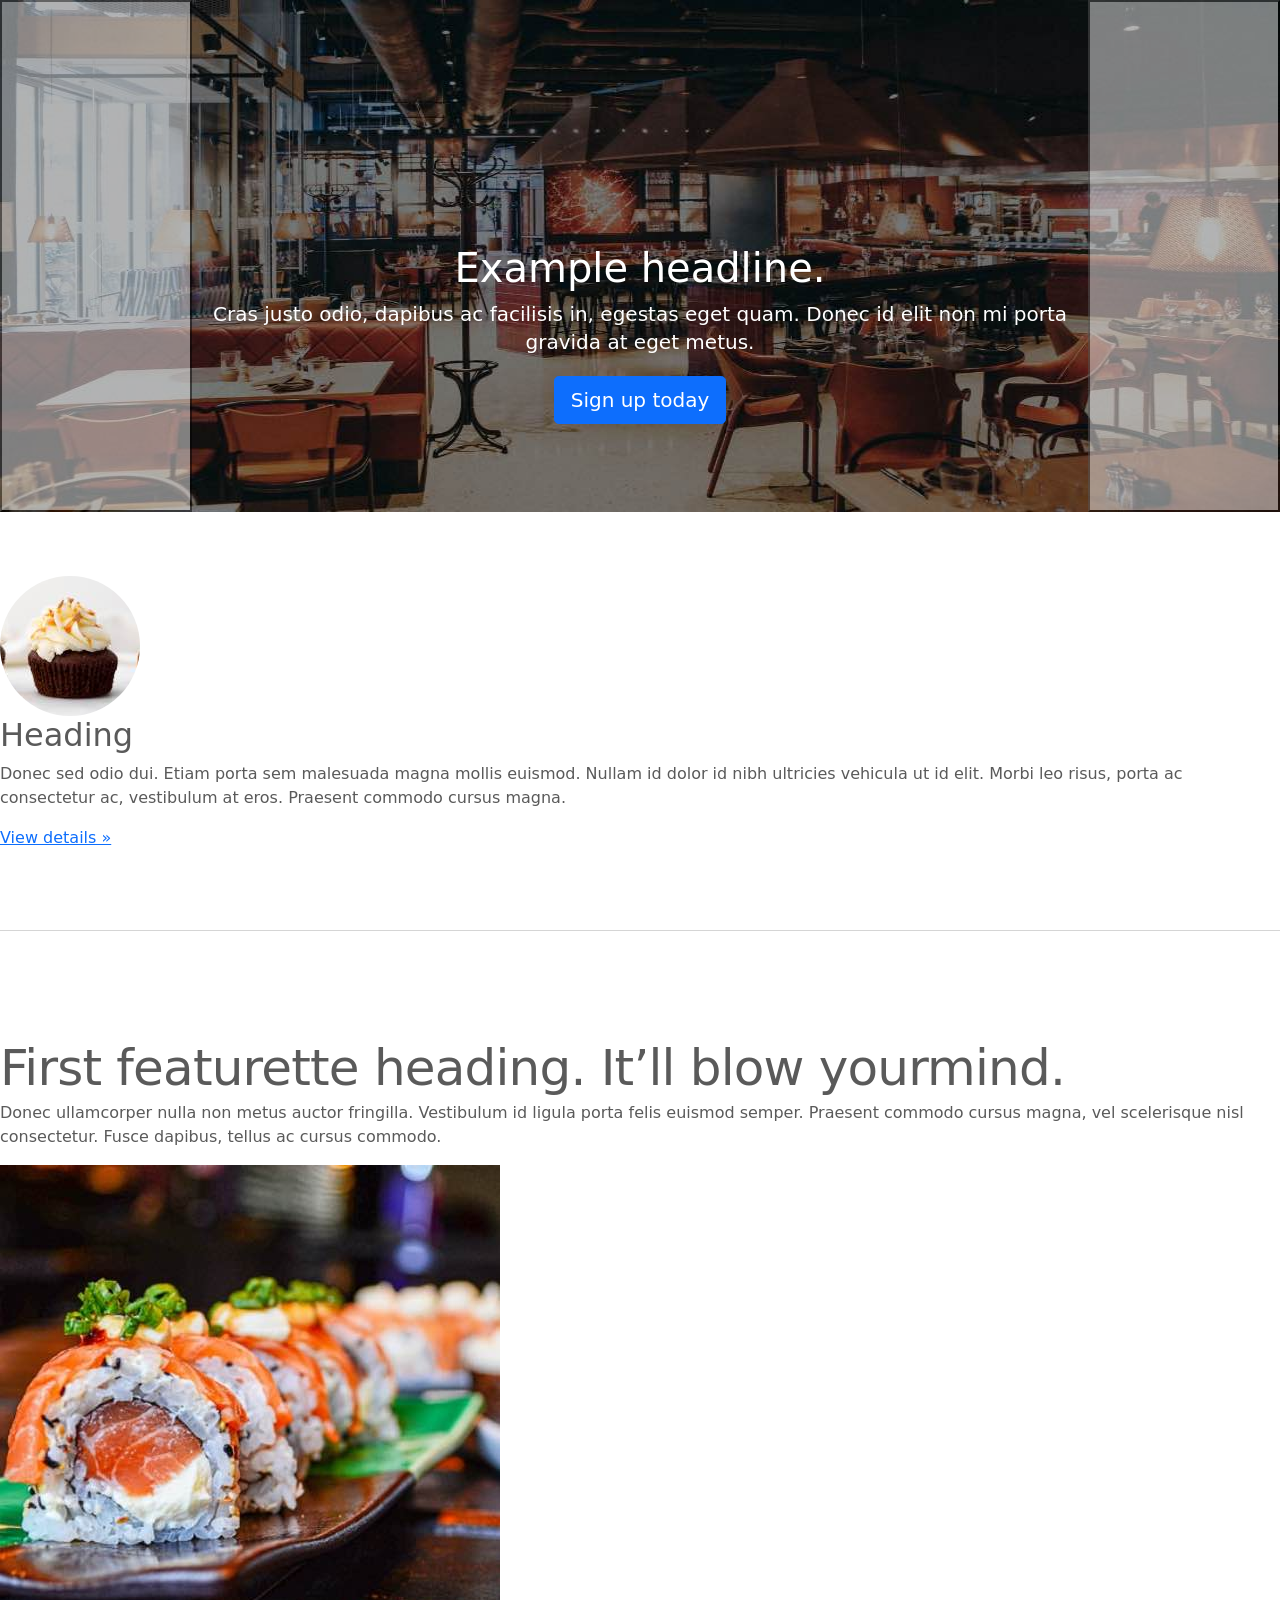
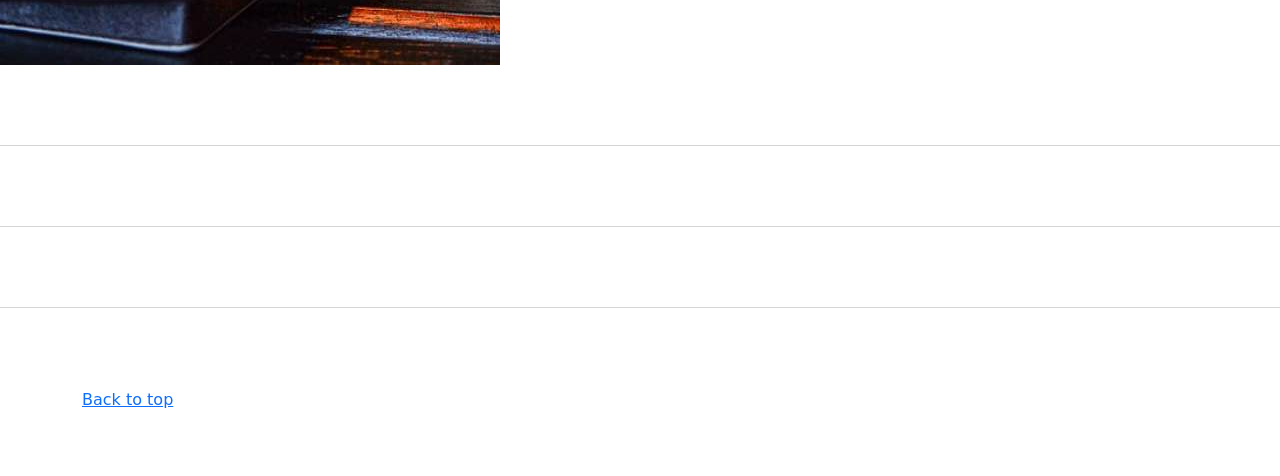
<file: kadai_003/index_for_student.html>
<!doctype html>
<html lang="en">
  <head>
    <meta charset="utf-8">
    <meta name="viewport" content="width=device-width, initial-scale=1">
    <meta name="description" content="">
    <meta name="author" content="Mark Otto, Jacob Thornton, and Bootstrap contributors">
    <meta name="generator" content="Hugo 0.79.0">
    <title>Carousel Template · Bootstrap v5.0</title>
    <link rel="canonical" href="https://getbootstrap.com/docs/5.0/examples/carousel/">
    <!-- ************************************************ bootstrap.min.cssの読み込み -->
    <link href="dist/css/bootstrap.min.css" rel="stylesheet">
    <!-- ************************************************ carousel.cssの読み込み -->
    <link href="carousel.css" rel="stylesheet">
    <!-- ************************************************ bootstrap.bundle.min.jsの読み込み -->
    <script src="dist/js/bootstrap.bundle.min.js" defer></script>
  </head>
  <body>
    <main>
     <!-- ********************************************* カルーセル開始 -->
<div id="myCarousel" class="carousel slide carousel-fade" data-bs-ride="carousel">
  <div class="carousel-inner">

    <div class="carousel-item active">
      <img src="img/top_1.jpg" class="d-block w-100" alt="サンプル画像1">
      <div class="carousel-caption d-none d-md-block">
        <h1>Example headline.</h1>
        <p>Cras justo odio, dapibus ac facilisis in, egestas eget quam. Donec id elit non mi porta gravida at eget metus.</p>
        <p><a class="btn btn-lg btn-primary" href="#" role="button">Sign up today</a></p>
      </div>
    </div>

    <div class="carousel-item">
      <img src="img/top_2.jpg" class="d-block w-100" alt="サンプル画像2">
      <div class="carousel-caption d-none d-md-block">
        <h1>Second headline.</h1>
        <p>Aliquam sagittis, sapien nec cursus tincidunt, purus velit porta est.</p>
      </div>
    </div>

    <div class="carousel-item">
      <img src="img/top_3.jpg" class="d-block w-100" alt="サンプル画像3">
      <div class="carousel-caption d-none d-md-block">
        <h1>Third headline.</h1>
        <p>Donec ullamcorper nulla non metus auctor fringilla.</p>
      </div>
    </div>

  </div>

  <!-- 左右の操作ボタン -->
  <button class="carousel-control-prev" type="button" data-bs-target="#myCarousel" data-bs-slide="prev">
    <span class="carousel-control-prev-icon" aria-hidden="true"></span>
    <span class="visually-hidden">Previous</span>
  </button>
  <button class="carousel-control-next" type="button" data-bs-target="#myCarousel" data-bs-slide="next">
    <span class="carousel-control-next-icon" aria-hidden="true"></span>
    <span class="visually-hidden">Next</span>
  </button>
</div>
<!-- ********************************************* カルーセル終了 -->


      <!-- <div class="container marketing"> -->
      <div class="">
        <!-- <div class="row"> -->
        <div class="">
          <!-- <div class="col-lg-4"> -->
          <div class="">
            <img src="img/cake.jpg" class="rounded-circle" alt="サンプル画像2">
            <h2>Heading</h2>
            <p>Donec sed odio dui. Etiam porta sem malesuada magna mollis euismod. Nullam id dolor id nibh ultricies
              vehicula ut id elit. Morbi leo risus, porta ac consectetur ac, vestibulum at eros. Praesent commodo cursus
              magna.</p>
            <!-- <p><a class="btn btn-secondary" href="#" role="button">View details &raquo;</a></p> -->
            <p><a class="" href="#" role="button">View details &raquo;</a></p>
          </div>
        </div>
        <hr class="featurette-divider">
        <!-- <div class="row"> -->
        <div class="">
          <!-- <div class="col-md-7"> -->
          <div class="">
            <!-- <h2 class="featurette-heading">First featurette heading. <span class="text-muted">It’ll blow yourmind.</span> -->
            <h2 class="featurette-heading">First featurette heading. <span class="">It’ll blow yourmind.</span></h2>
            <!-- <p class="lead">Donec ullamcorper nulla non metus auctor fringilla. Vestibulum id ligula porta felis
              euismod
              semper. Praesent commodo cursus magna, vel scelerisque nisl consectetur. Fusce dapibus, tellus ac cursus
              commodo.</p> -->
            <p class="">
              Donec ullamcorper nulla non metus auctor fringilla. Vestibulum id ligula porta felis
              euismod
              semper. Praesent commodo cursus magna, vel scelerisque nisl consectetur. Fusce dapibus, tellus ac cursus
              commodo.
            </p>
          </div>
          <!-- <div class="col-md-5"> -->
          <div class="">
            <!-- <img src="img/sushi.jpg" class="img-fluid" alt=""> -->
            <img src="img/sushi.jpg" class="" alt="サンプル画像3">
          </div>
        </div>
        <hr class="featurette-divider">
        <!-- ここにもう一つ左右を反転させたものを作ります。 -->
        <hr class="featurette-divider">
        <!-- ここにもう一つ左右を反転させたものを作ります。 -->
        <hr class="featurette-divider">
        <footer class="container">
          <!-- <p class="float-end"><a href="#">Back to top</a></p> -->
          <p class=""><a href="#">Back to top</a></p>
        </footer>
      </div>
    </main>
  </body>

</html>
</file>
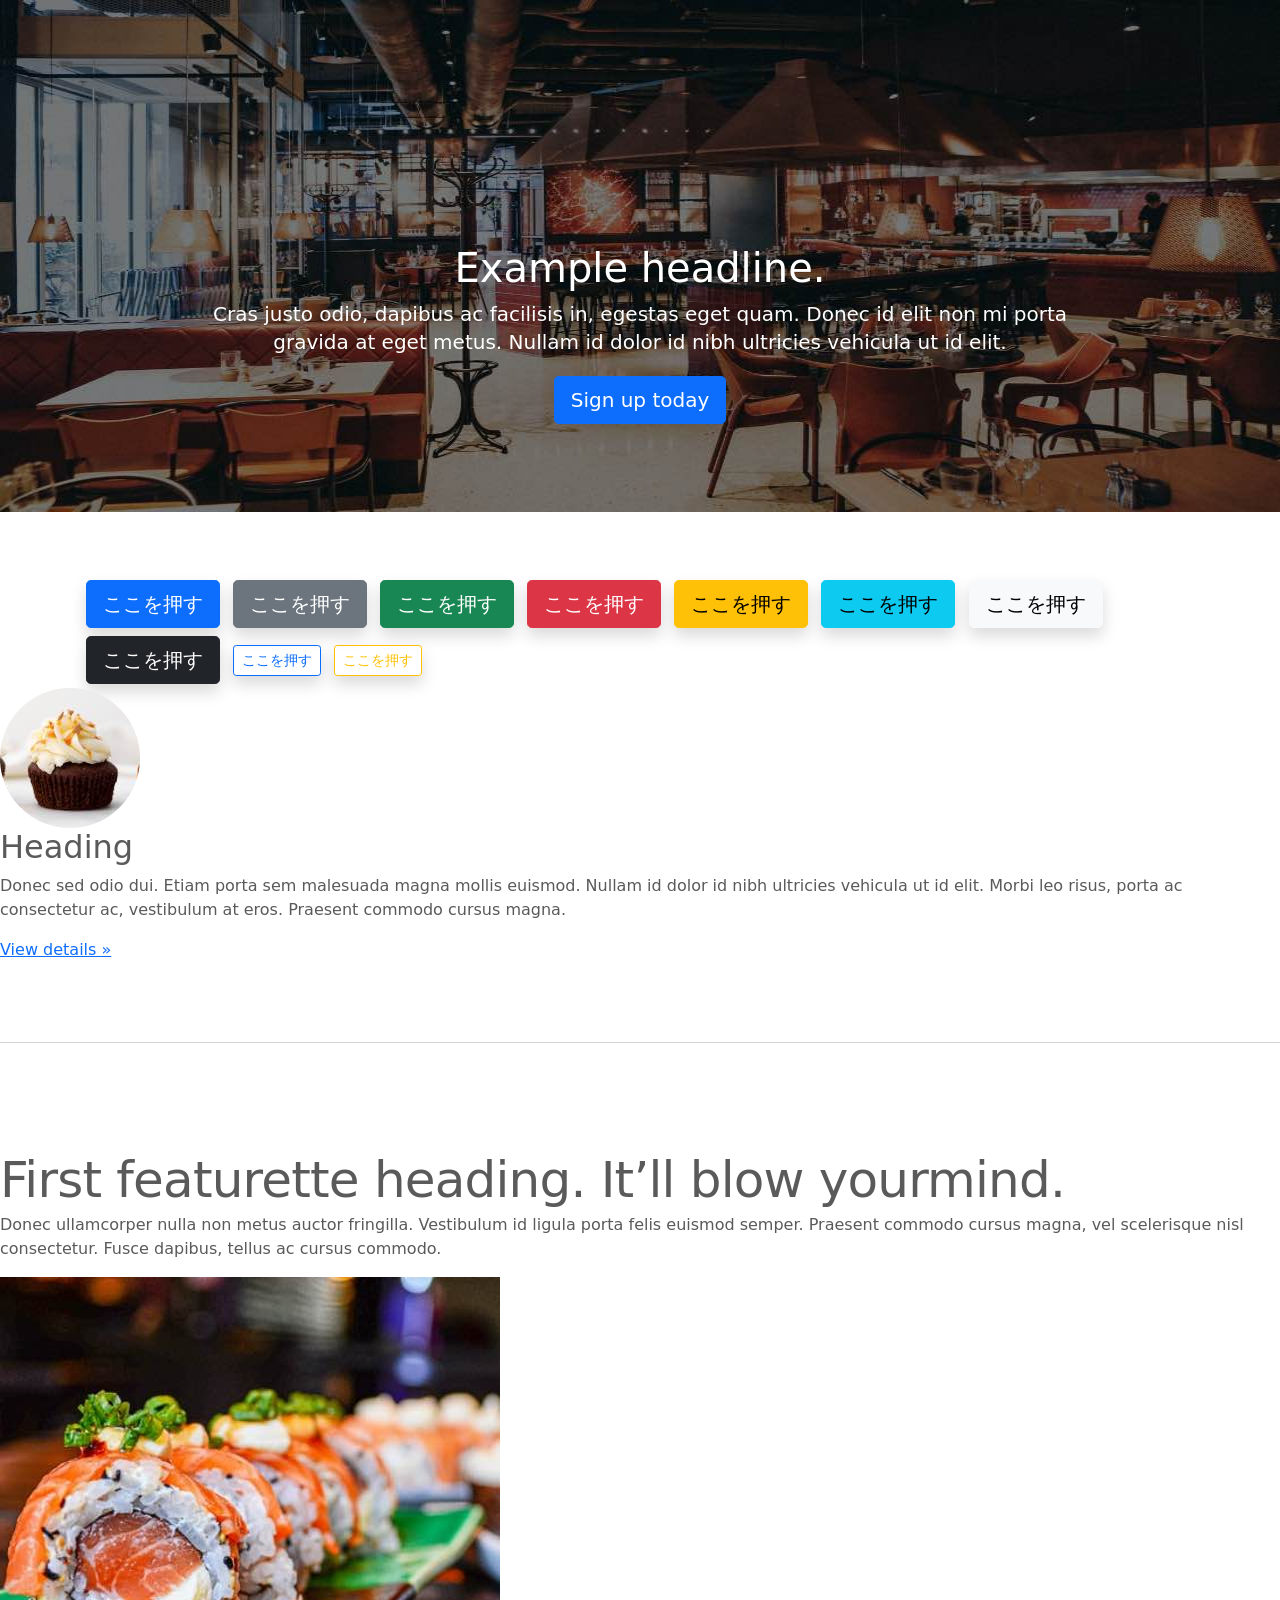
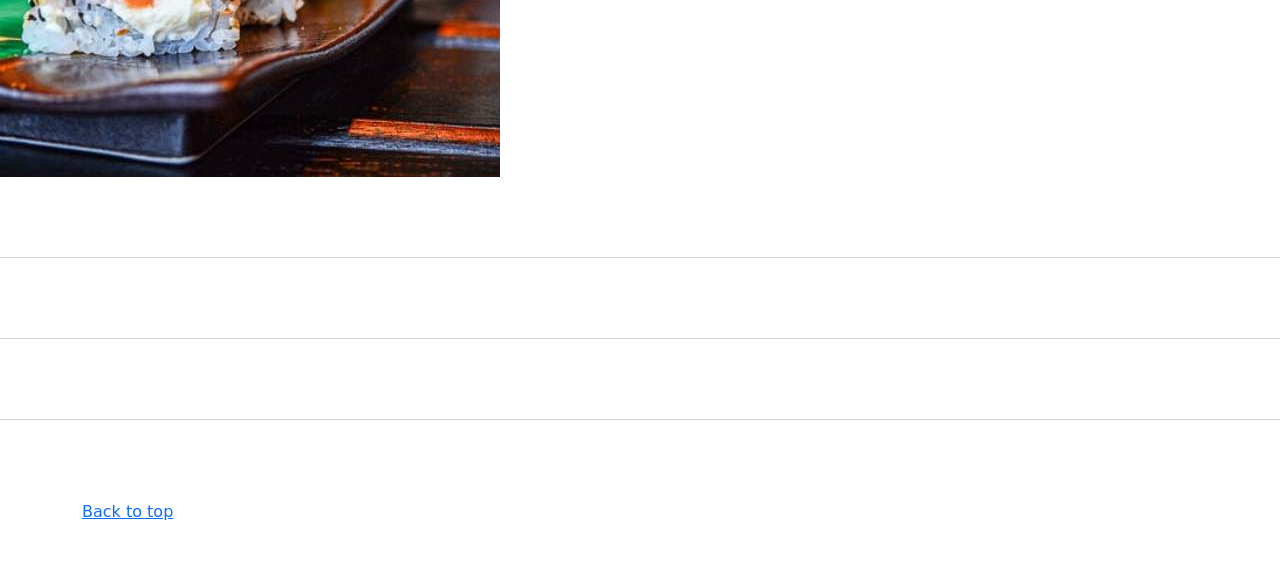
<file: kadai_004/index_for_student.html>
<!doctype html>
<html lang="en">
  <head>
    <meta charset="utf-8">
    <meta name="viewport" content="width=device-width, initial-scale=1">
    <meta name="description" content="">
    <meta name="author" content="Mark Otto, Jacob Thornton, and Bootstrap contributors">
    <meta name="generator" content="Hugo 0.79.0">
    <title>Carousel Template · Bootstrap v5.0</title>
    <link rel="canonical" href="https://getbootstrap.com/docs/5.0/examples/carousel/">
    <!-- ************************************************ bootstrap.min.cssの読み込み -->
    <link href="dist/css/bootstrap.min.css" rel="stylesheet">
    <!-- ************************************************ carousel.cssの読み込み -->
    <link href="carousel.css" rel="stylesheet">
    <!-- ************************************************ bootstrap.bundle.min.jsの読み込み -->
    <script src="dist/js/bootstrap.bundle.min.js" defer></script>
  </head>
  <body>
    <main>
      <!-- ************************************************ カールセル開始 -->
      <!-- <div id="myCarousel" class="carousel slide" data-bs-ride="carousel"> -->
      <div id="myCarousel" class="carousel slide" data-bs-ride="carousel">
        <!-- <div class="carousel-inner"> -->
         <div class="carousel-inner">
          <!-- <div class="carousel-item active"> -->
           <div class="carousel-item active">
            <img src="img/top_1.jpg" alt="サンプル画像1">
            <div class="container">
              <!-- <div class="carousel-caption"> -->
              <div class="carousel-caption">
                <h1>Example headline.</h1>
                <p>Cras justo odio, dapibus ac facilisis in, egestas eget quam. Donec id elit non mi porta gravida at eget
                  metus. Nullam id dolor id nibh ultricies vehicula ut id elit.</p>
                <!-- <p><a class="btn btn-lg btn-primary" href="#" role="button">Sign up today</a></p> -->
               <p><a class="btn btn-lg btn-primary" href="#" role="button">Sign up today</a></p>
            </div>
              </div>
            </div>
          </div>
        </div>
      </div>
      <!-- ************************************************ カールセル終了 -->
        <div class="container">

  <!-- Bootstrapのボタン10種類 -->
  <button class="btn btn-primary btn-lg shadow m-1">ここを押す</button>
  <button class="btn btn-secondary btn-lg shadow m-1">ここを押す</button>
  <button class="btn btn-success btn-lg shadow m-1">ここを押す</button>
  <button class="btn btn-danger btn-lg shadow m-1">ここを押す</button>
  <button class="btn btn-warning btn-lg shadow m-1">ここを押す</button>
  <button class="btn btn-info btn-lg shadow m-1">ここを押す</button>
  <button class="btn btn-light btn-lg shadow m-1">ここを押す</button>
  <button class="btn btn-dark btn-lg shadow m-1">ここを押す</button>

  <!-- 枠線タイプ -->
  <button class="btn btn-outline-primary btn-sm shadow m-1">ここを押す</button>
  <button class="btn btn-outline-warning btn-sm shadow m-1">ここを押す</button>

</div>
   </div>
      <!-- <div class="container marketing"> -->
      <div class="">
        <!-- <div class="row"> -->
        <div class="">
          <!-- <div class="col-lg-4"> -->
          <div class="">
            <img src="img/cake.jpg" class="rounded-circle" alt="サンプル画像2">
            <h2>Heading</h2>
            <p>Donec sed odio dui. Etiam porta sem malesuada magna mollis euismod. Nullam id dolor id nibh ultricies
              vehicula ut id elit. Morbi leo risus, porta ac consectetur ac, vestibulum at eros. Praesent commodo cursus
              magna.</p>
            <!-- <p><a class="btn btn-secondary" href="#" role="button">View details &raquo;</a></p> -->
            <p><a class="" href="#" role="button">View details &raquo;</a></p>
          </div>
        </div>
        <hr class="featurette-divider">
        <!-- <div class="row"> -->
        <div class="">
          <!-- <div class="col-md-7"> -->
          <div class="">
            <!-- <h2 class="featurette-heading">First featurette heading. <span class="text-muted">It’ll blow yourmind.</span> -->
            <h2 class="featurette-heading">First featurette heading. <span class="">It’ll blow yourmind.</span></h2>
            <!-- <p class="lead">Donec ullamcorper nulla non metus auctor fringilla. Vestibulum id ligula porta felis
              euismod
              semper. Praesent commodo cursus magna, vel scelerisque nisl consectetur. Fusce dapibus, tellus ac cursus
              commodo.</p> -->
            <p class="">
              Donec ullamcorper nulla non metus auctor fringilla. Vestibulum id ligula porta felis
              euismod
              semper. Praesent commodo cursus magna, vel scelerisque nisl consectetur. Fusce dapibus, tellus ac cursus
              commodo.
            </p>
          </div>
          <!-- <div class="col-md-5"> -->
          <div class="">
            <!-- <img src="img/sushi.jpg" class="img-fluid" alt=""> -->
            <img src="img/sushi.jpg" class="" alt="サンプル画像3">
          </div>
        </div>
        <hr class="featurette-divider">
        <!-- ここにもう一つ左右を反転させたものを作ります。 -->
        <hr class="featurette-divider">
        <!-- ここにもう一つ左右を反転させたものを作ります。 -->
        <hr class="featurette-divider">
        <footer class="container">
          <!-- <p class="float-end"><a href="#">Back to top</a></p> -->
          <p class=""><a href="#">Back to top</a></p>
        </footer>
      </div>
    </main>
  </body>

</html>
</file>
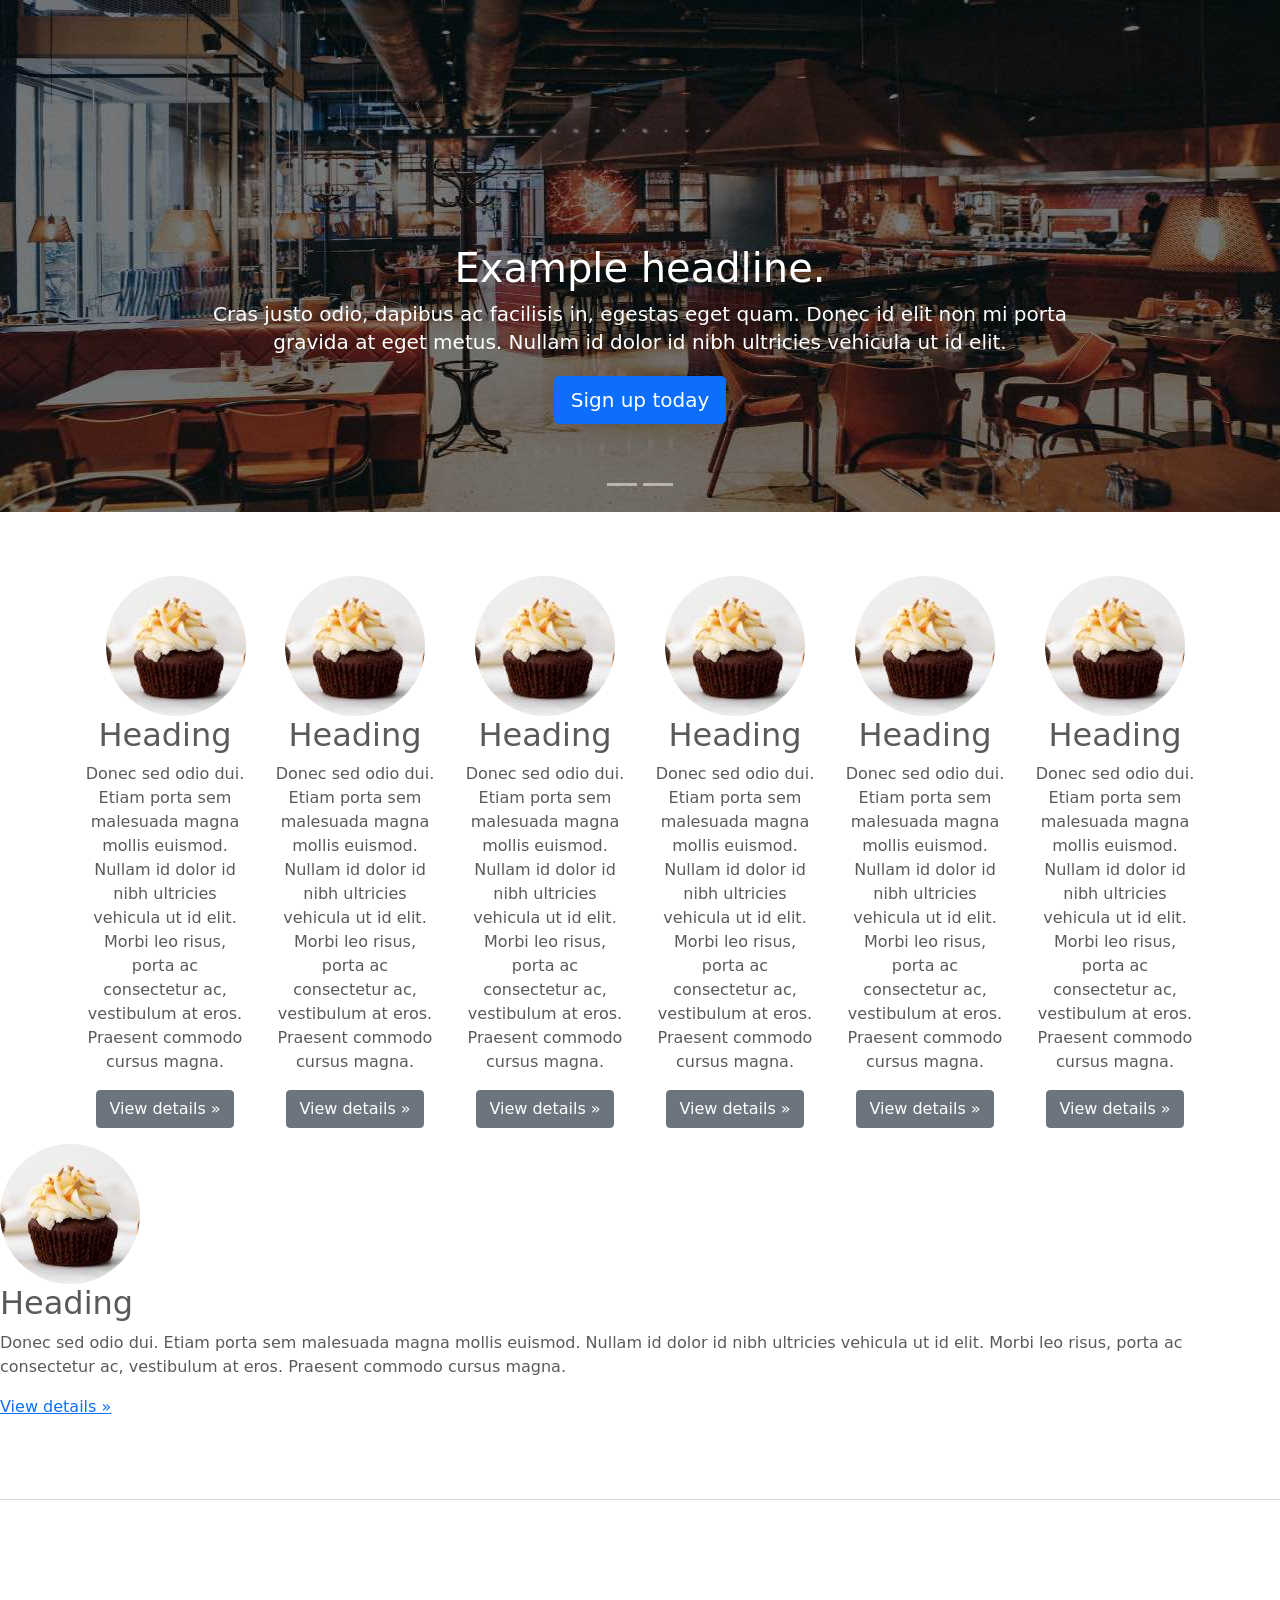
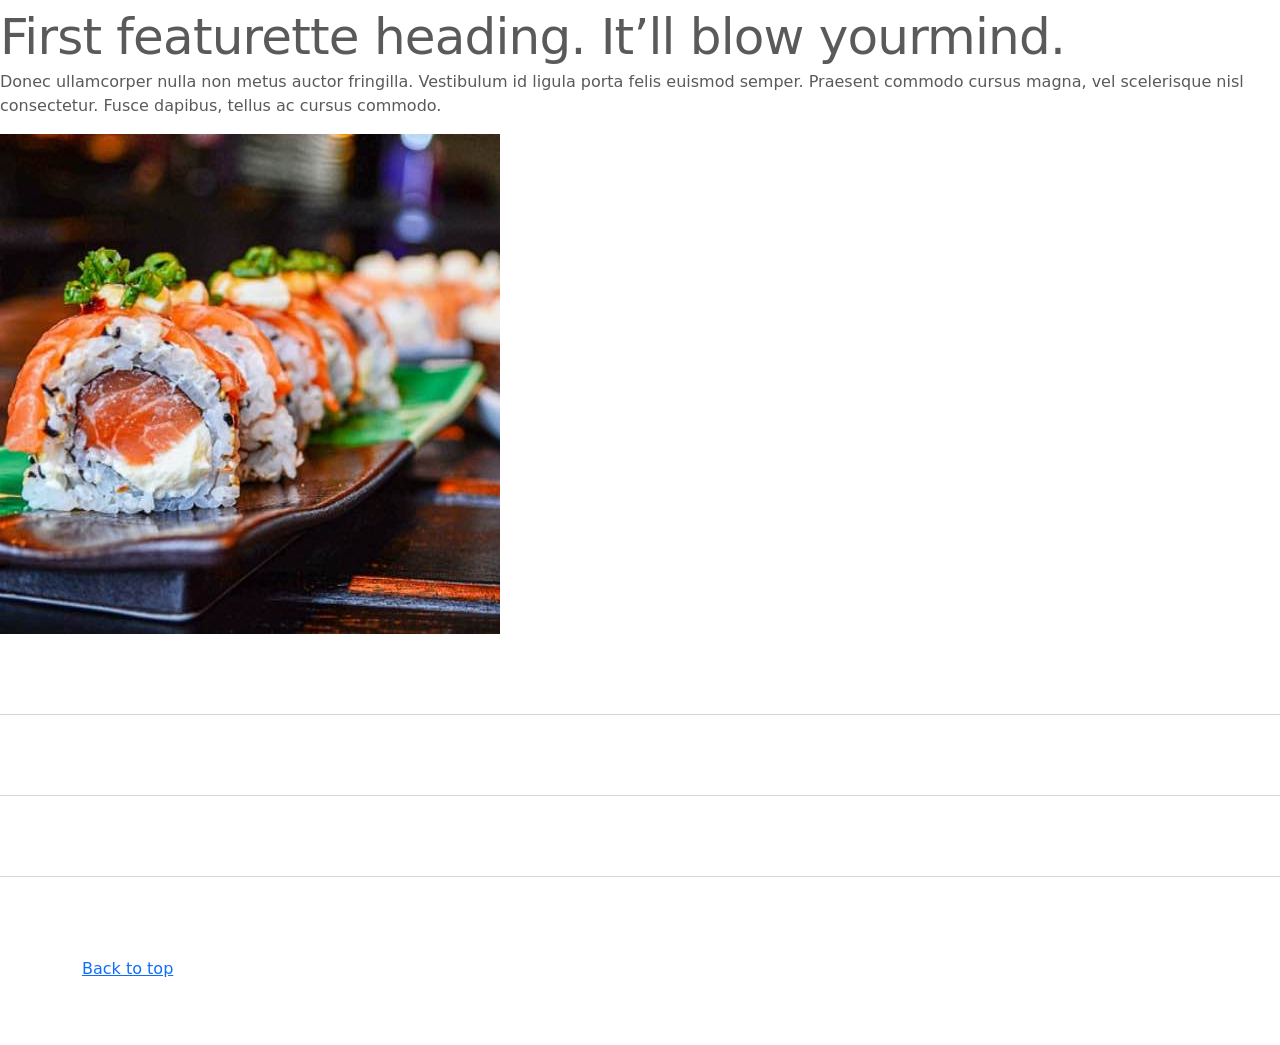
<file: kadai_005/index_for_student.html>
<!doctype html>
<html lang="en">
  <head>
    <meta charset="utf-8">
    <meta name="viewport" content="width=device-width, initial-scale=1">
    <meta name="description" content="">
    <meta name="author" content="Mark Otto, Jacob Thornton, and Bootstrap contributors">
    <meta name="generator" content="Hugo 0.79.0">
    <title>Carousel Template · Bootstrap v5.0</title>
    <link rel="canonical" href="https://getbootstrap.com/docs/5.0/examples/carousel/">
    <!-- ************************************************ bootstrap.min.cssの読み込み -->
    <link href="dist/css/bootstrap.min.css" rel="stylesheet">
    <!-- ************************************************ carousel.cssの読み込み -->
    <link href="carousel.css" rel="stylesheet">
    <!-- ************************************************ bootstrap.bundle.min.jsの読み込み -->
    <script src="dist/js/bootstrap.bundle.min.js" defer></script>
  </head>
  <body>
    <main>
        <!-- カルーセル開始 -->
     <!-- carousel クラス と slide クラスを適用します -->
     <div id="myCarousel" class="carousel slide" data-bs-ride="carousel">
       <ol class="carousel-indicators">
         <li data-bs-target="#carouselExampleCaptions" data-bs-slide-to="1"></li>
         <li data-bs-target="#carouselExampleCaptions" data-bs-slide-to="2"></li>
       </ol>
       <div class="carousel-inner">
         <div class="carousel-item active">
           <img src="img/top_1.jpg" alt="サンプル画像1">
           <div class="container">
             <div class="carousel-caption">
               <h1>Example headline.</h1>
               <p>Cras justo odio, dapibus ac facilisis in, egestas eget quam. Donec id elit non mi porta gravida at eget
                 metus. Nullam id dolor id nibh ultricies vehicula ut id elit.</p>
                 <p><a class="btn btn-lg btn-primary" href="#" role="button">Sign up today</a></p>
             </div>
           </div>
         </div>
       </div>
     </div>
     <!-- ************************************************ カルーセル終了 -->


     <div class="container">
      <div class="row">
  
      <!-- ここのclassを変更する -->
       <div class="col-6 col-md-2 text-center"> 
      <!-- ここまで --> 

　     <img src="img/cake.jpg" class="rounded-circle" alt="サンプル画像2">
        <h2>Heading</h2>
        <p>
         Donec sed odio dui. Etiam porta sem malesuada magna mollis
         euismod. Nullam id dolor id nibh ultricies vehicula ut id elit.
         Morbi leo risus, porta ac consectetur ac, vestibulum at eros.
         Praesent commodo cursus magna.
       </p>
       <p>
        <a class="btn btn-secondary" href="#" role="button">View details &raquo;</a>
       </p>
     </div>

     <div class="col-6 col-md-2 text-center">
  <img src="img/cake.jpg" class="rounded-circle" alt="サンプル画像2">
  <h2>Heading</h2>
  <p>
    Donec sed odio dui. Etiam porta sem malesuada magna mollis euismod.
    Nullam id dolor id nibh ultricies vehicula ut id elit. Morbi leo risus,
    porta ac consectetur ac, vestibulum at eros. Praesent commodo cursus magna.
  </p>
  <p>
    <a class="btn btn-secondary" href="#" role="button">View details &raquo;</a>
  </p>
</div>

<div class="col-6 col-md-2 text-center">
  <img src="img/cake.jpg" class="rounded-circle" alt="サンプル画像2">
  <h2>Heading</h2>
  <p>
    Donec sed odio dui. Etiam porta sem malesuada magna mollis euismod.
    Nullam id dolor id nibh ultricies vehicula ut id elit. Morbi leo risus,
    porta ac consectetur ac, vestibulum at eros. Praesent commodo cursus magna.
  </p>
  <p>
    <a class="btn btn-secondary" href="#" role="button">View details &raquo;</a>
  </p>
</div>

<div class="col-6 col-md-2 text-center">
  <img src="img/cake.jpg" class="rounded-circle" alt="サンプル画像2">
  <h2>Heading</h2>
  <p>
    Donec sed odio dui. Etiam porta sem malesuada magna mollis euismod.
    Nullam id dolor id nibh ultricies vehicula ut id elit. Morbi leo risus,
    porta ac consectetur ac, vestibulum at eros. Praesent commodo cursus magna.
  </p>
  <p>
    <a class="btn btn-secondary" href="#" role="button">View details &raquo;</a>
  </p>
</div>

<div class="col-6 col-md-2 text-center">
  <img src="img/cake.jpg" class="rounded-circle" alt="サンプル画像2">
  <h2>Heading</h2>
  <p>
    Donec sed odio dui. Etiam porta sem malesuada magna mollis euismod.
    Nullam id dolor id nibh ultricies vehicula ut id elit. Morbi leo risus,
    porta ac consectetur ac, vestibulum at eros. Praesent commodo cursus magna.
  </p>
  <p>
    <a class="btn btn-secondary" href="#" role="button">View details &raquo;</a>
  </p>
</div>

<div class="col-6 col-md-2 text-center">
  <img src="img/cake.jpg" class="rounded-circle" alt="サンプル画像2">
  <h2>Heading</h2>
  <p>
    Donec sed odio dui. Etiam porta sem malesuada magna mollis euismod.
    Nullam id dolor id nibh ultricies vehicula ut id elit. Morbi leo risus,
    porta ac consectetur ac, vestibulum at eros. Praesent commodo cursus magna.
  </p>
  <p>
    <a class="btn btn-secondary" href="#" role="button">View details &raquo;</a>
  </p>
</div>

     <!-- 残り5つも同様に変更する -->
   </div>
 </div>
 <!-- <div class="container"> 

     <style>
       .button-test {
          /* パディング(余白)上下方向10px 左右方向30px */
          padding: 10px 30px;
          /* ボタンの幅 300px */
          width: 300px;
          /* 背景色 青 */
          background-color: blue;
          /* フォント色 白 */
          color: white;
           /* テキスト中央揃え */
         text-align: center;
         /* フォントを太く */
         font-weight: bold;
         /* ボタンの角を丸める */
         border-radius: 5px;
                  /* 上下左右方向の余白外側30px */
         margin: 30px;
         /* ボタンの影 */
         box-shadow: 0 0 20px 0 rgba(0, 0, 0, 30%);

         }
     </style>

     <button class="btn btn-primary">ここを押す</button>
      <div class="button-test">ここを押す</div>      
    <a href="" class="btn btn-primary">ここを押す</a> -->

   </div>
      <!-- <div class="container marketing"> -->
      <div class="">
        <!-- <div class="row"> -->
        <div class="">
          <!-- <div class="col-lg-4"> -->
          <div class="">
            <img src="img/cake.jpg" class="rounded-circle" alt="サンプル画像2">
            <h2>Heading</h2>
            <p>Donec sed odio dui. Etiam porta sem malesuada magna mollis euismod. Nullam id dolor id nibh ultricies
              vehicula ut id elit. Morbi leo risus, porta ac consectetur ac, vestibulum at eros. Praesent commodo cursus
              magna.</p>
            <!-- <p><a class="btn btn-secondary" href="#" role="button">View details &raquo;</a></p> -->
            <p><a class="" href="#" role="button">View details &raquo;</a></p>
          </div>
        </div>
        <hr class="featurette-divider">
        <!-- <div class="row"> -->
        <div class="">
          <!-- <div class="col-md-7"> -->
          <div class="">
            <!-- <h2 class="featurette-heading">First featurette heading. <span class="text-muted">It’ll blow yourmind.</span> -->
            <h2 class="featurette-heading">First featurette heading. <span class="">It’ll blow yourmind.</span></h2>
            <!-- <p class="lead">Donec ullamcorper nulla non metus auctor fringilla. Vestibulum id ligula porta felis
              euismod
              semper. Praesent commodo cursus magna, vel scelerisque nisl consectetur. Fusce dapibus, tellus ac cursus
              commodo.</p> -->
            <p class="">
              Donec ullamcorper nulla non metus auctor fringilla. Vestibulum id ligula porta felis
              euismod
              semper. Praesent commodo cursus magna, vel scelerisque nisl consectetur. Fusce dapibus, tellus ac cursus
              commodo.
            </p>
          </div>
          <!-- <div class="col-md-5"> -->
          <div class="">
            <!-- <img src="img/sushi.jpg" class="img-fluid" alt=""> -->
            <img src="img/sushi.jpg" class="" alt="サンプル画像3">
          </div>
        </div>
        <hr class="featurette-divider">
        <!-- ここにもう一つ左右を反転させたものを作ります。 -->
        <hr class="featurette-divider">
        <!-- ここにもう一つ左右を反転させたものを作ります。 -->
        <hr class="featurette-divider">
        <footer class="container">
          <!-- <p class="float-end"><a href="#">Back to top</a></p> -->
          <p class=""><a href="#">Back to top</a></p>
        </footer>
      </div>
    </main>
  </body>

</html>
</file>
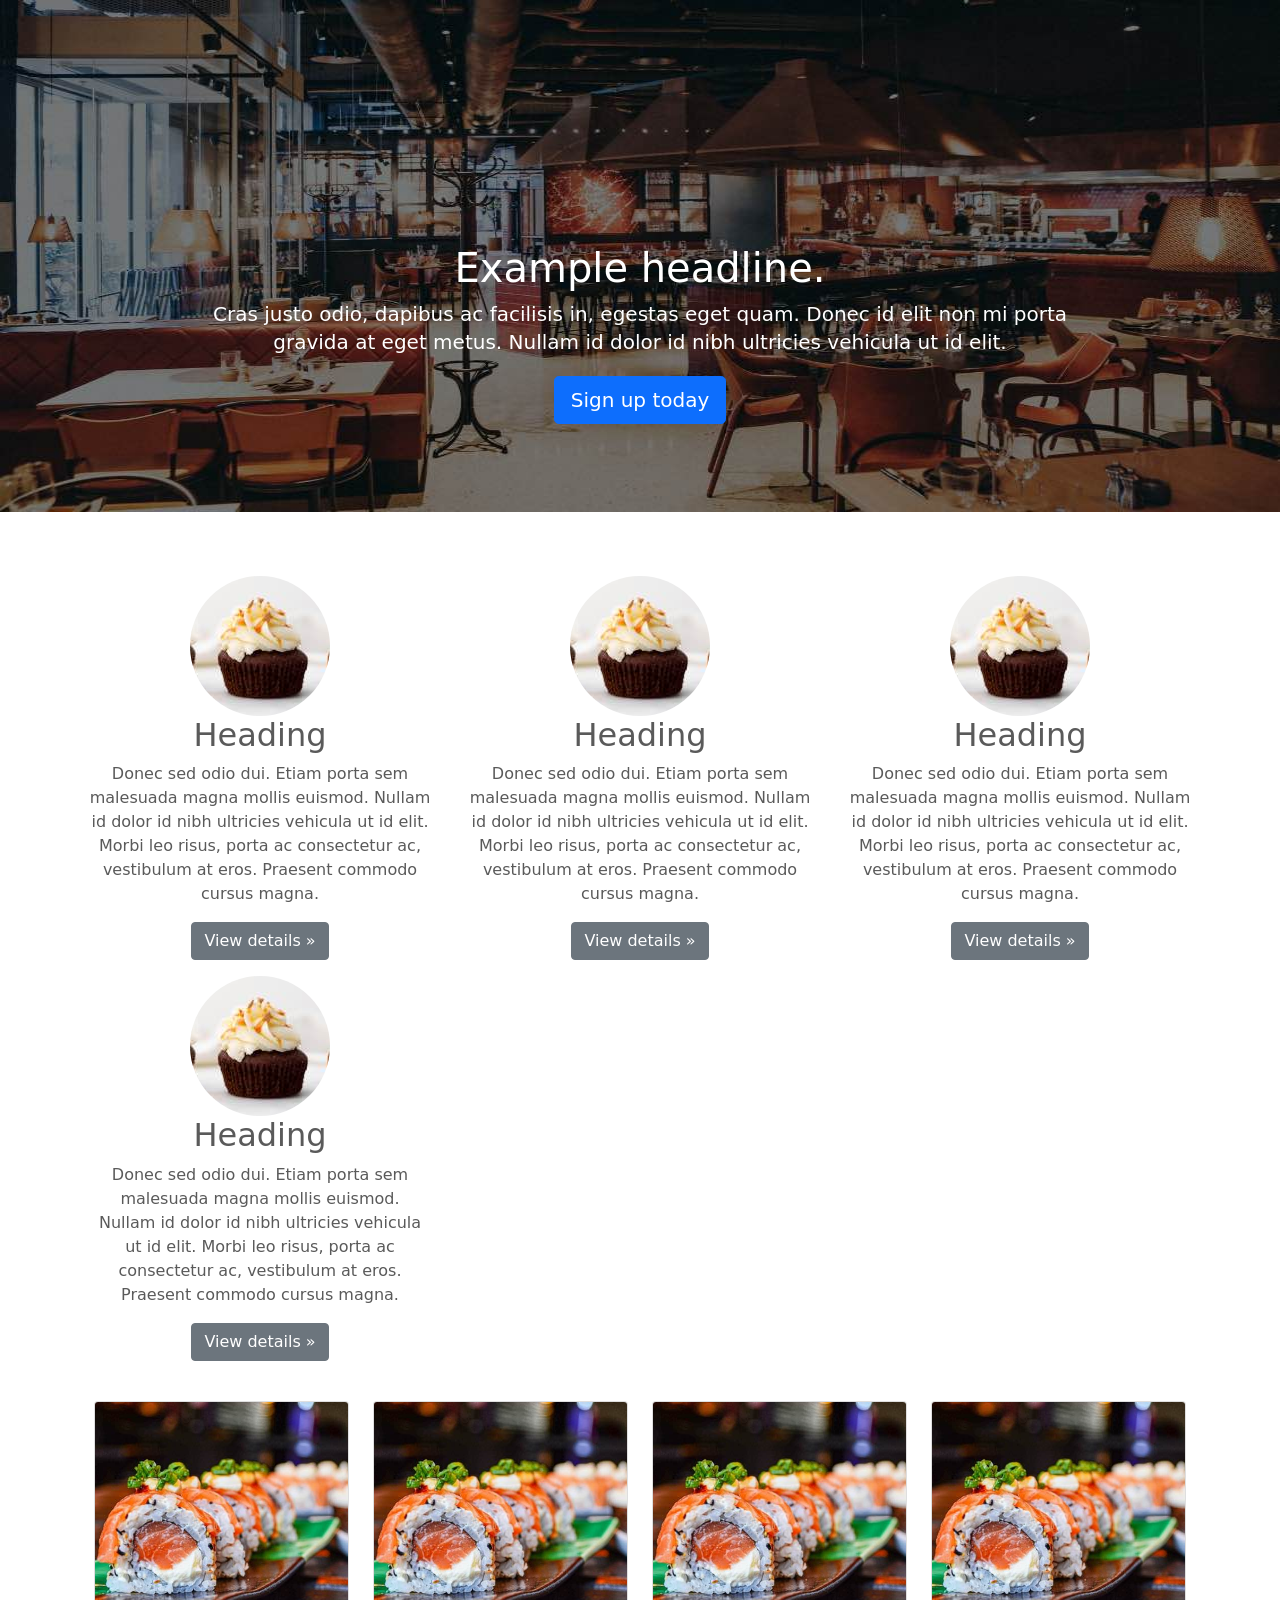
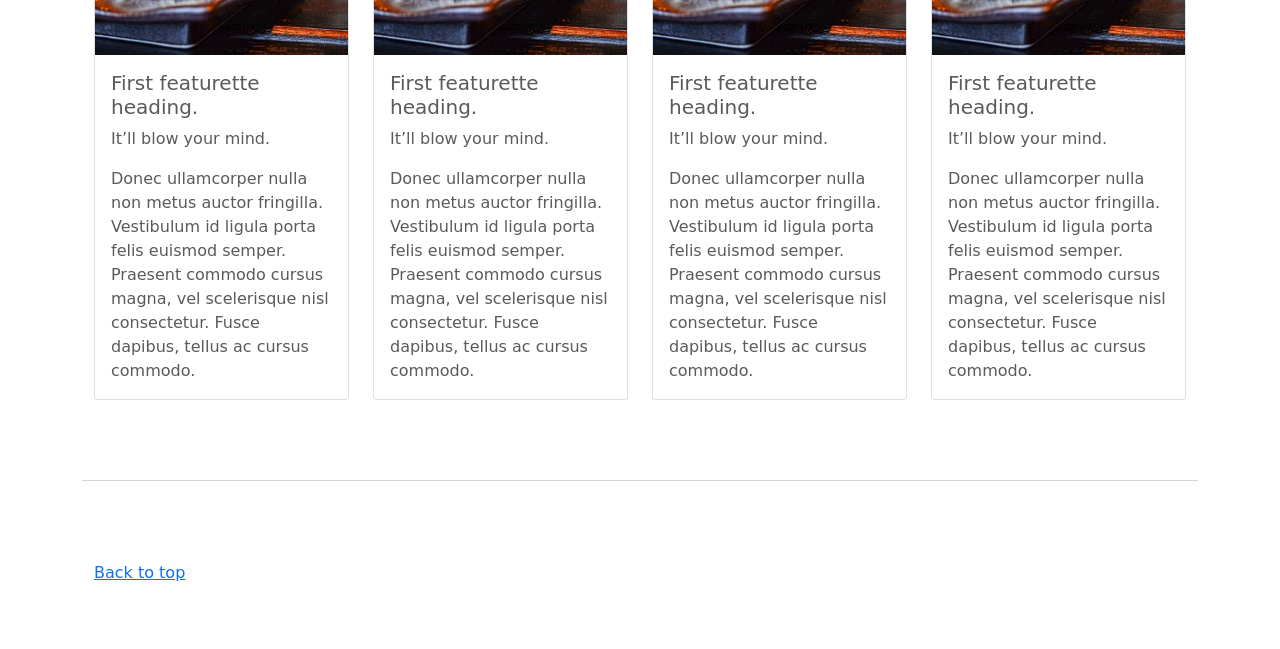
<file: kadai_006/index_for_student.html>
<!doctype html>
<html lang="en">
  <head>
    <meta charset="utf-8">
    <meta name="viewport" content="width=device-width, initial-scale=1">
    <meta name="description" content="">
    <meta name="author" content="Mark Otto, Jacob Thornton, and Bootstrap contributors">
    <meta name="generator" content="Hugo 0.79.0">
    <title>Carousel Template · Bootstrap v5.0</title>
    <link rel="canonical" href="https://getbootstrap.com/docs/5.0/examples/carousel/">
    <!-- ************************************************ bootstrap.min.cssの読み込み -->
    <link href="dist/css/bootstrap.min.css" rel="stylesheet">
    <!-- ************************************************ carousel.cssの読み込み -->
    <link href="carousel.css" rel="stylesheet">
    <!-- ************************************************ bootstrap.bundle.min.jsの読み込み -->
    <script src="dist/js/bootstrap.bundle.min.js" defer></script>
  </head>
  <body>
    <main>
      <!-- ************************************************ カールセル開始 -->
      <!-- <div id="myCarousel" class="carousel slide" data-bs-ride="carousel"> -->
      <div id="myCarousel" class="carousel slide" data-bs-ride="carousel">
        <!-- <div class="carousel-inner"> -->
         <div class="carousel-inner">
          <!-- <div class="carousel-item active"> -->
           <div class="carousel-item active">
            <img src="img/top_1.jpg" alt="サンプル画像1">
            <div class="container">
              <!-- <div class="carousel-caption"> -->
              <div class="carousel-caption">
                <h1>Example headline.</h1>
                <p>Cras justo odio, dapibus ac facilisis in, egestas eget quam. Donec id elit non mi porta gravida at eget
                  metus. Nullam id dolor id nibh ultricies vehicula ut id elit.</p>
                <!-- <p><a class="btn btn-lg btn-primary" href="#" role="button">Sign up today</a></p> -->
               <p><a class="btn btn-lg btn-primary" href="#" role="button">Sign up today</a></p>
            </div>
              </div>
            </div>
          </div>
        </div>
      </div>
      <!-- ************************************************ カールセル終了 -->
      <div class="container">
   <div class="row">
      <div class="col-md-4 text-center">

     <!-- start col-lg-4 -->
     <img src="img/cake.jpg" class="rounded-circle" alt="サンプル画像2">

     <h2>Heading</h2>
     <p>
       Donec sed odio dui. Etiam porta sem malesuada magna mollis 
       euismod. Nullam id dolor id nibh ultricies vehicula ut id elit. 
       Morbi leo risus, porta ac consectetur ac, vestibulum at eros. 
       Praesent commodo cursus magna.
     </p>
      <p><a class="btn btn-secondary" href="#" role="button">View details &raquo;</a></p>
     </div>
       <div class="col-md-4 text-center">
     <!-- start col-lg-4 -->
     <img src="img/cake.jpg" class="rounded-circle" alt="サンプル画像2">
     <h2>Heading</h2>
     <p>
       Donec sed odio dui. Etiam porta sem malesuada magna mollis
       euismod. Nullam id dolor id nibh ultricies vehicula ut id elit.
       Morbi leo risus, porta ac consectetur ac, vestibulum at eros.
       Praesent commodo cursus magna.
     </p>
     <p><a class="btn btn-secondary" href="#" role="button">View details &raquo;</a></p>
   </div>
   <div class="col-md-4 text-center">
     <!-- start col-lg-4 -->
     <img src="img/cake.jpg" class="rounded-circle" alt="サンプル画像2">
     <h2>Heading</h2>
     <p>
       Donec sed odio dui. Etiam porta sem malesuada magna mollis
       euismod. Nullam id dolor id nibh ultricies vehicula ut id elit.
       Morbi leo risus, porta ac consectetur ac, vestibulum at eros.
       Praesent commodo cursus magna.
     </p>
     <p><a class="btn btn-secondary" href="#" role="button">View details &raquo;</a></p>
   </div>
   </div>
 </div>
 <!-- <div class="container"> 

     <style>
       .button-test {
          /* パディング(余白)上下方向10px 左右方向30px */
          padding: 10px 30px;
          /* ボタンの幅 300px */
          width: 300px;
          /* 背景色 青 */
          background-color: blue;
          /* フォント色 白 */
          color: white;
           /* テキスト中央揃え */
         text-align: center;
         /* フォントを太く */
         font-weight: bold;
         /* ボタンの角を丸める */
         border-radius: 5px;
                  /* 上下左右方向の余白外側30px */
         margin: 30px;
         /* ボタンの影 */
         box-shadow: 0 0 20px 0 rgba(0, 0, 0, 30%);

         }
     </style>

     <button class="btn btn-primary">ここを押す</button>
      <div class="button-test">ここを押す</div>      
    <a href="" class="btn btn-primary">ここを押す</a> -->

   </div>
         <div class="container marketing">
       <div class="row">
         <div class="col-lg-4">
           <img src="img/cake.jpg" class="rounded-circle" alt="サンプル画像2">
           <h2>Heading</h2>
           <p>Donec sed odio dui. Etiam porta sem malesuada magna mollis euismod. Nullam id dolor id nibh ultricies
             vehicula ut id elit. Morbi leo risus, porta ac consectetur ac, vestibulum at eros. Praesent commodo cursus
             magna.</p>
           <p><a class="btn btn-secondary" href="#" role="button">View details &raquo;</a></p>
         </div>
       </div>


  <!-- お寿司部分開始 -->

<!-- ここからコードを変更しカードデザインに変更してください -->
       <div class="container">
  <div class="row">
    
    <!-- カード1 -->
    <div class="col-md-3">
      <div class="card">
        <img src="img/sushi.jpg" class="card-img-top" alt="サンプル画像1">
        <div class="card-body">
          <h5 class="card-title">First featurette heading.</h5>
          <p class="card-text">It’ll blow your mind.</p>
          <p class="card-text">
            Donec ullamcorper nulla non metus auctor fringilla. Vestibulum id ligula porta felis euismod semper.
            Praesent commodo cursus magna, vel scelerisque nisl consectetur. Fusce dapibus, tellus ac cursus commodo.
          </p>
        </div>
      </div>
    </div>

    <!-- カード2 -->
    <div class="col-md-3">
      <div class="card">
        <img src="img/sushi.jpg" class="card-img-top" alt="サンプル画像2">
        <div class="card-body">
          <h5 class="card-title">First featurette heading.</h5>
          <p class="card-text">It’ll blow your mind.</p>
          <p class="card-text">
            Donec ullamcorper nulla non metus auctor fringilla. Vestibulum id ligula porta felis euismod semper.
            Praesent commodo cursus magna, vel scelerisque nisl consectetur. Fusce dapibus, tellus ac cursus commodo.
          </p>
        </div>
      </div>
    </div>

    <!-- カード3 -->
    <div class="col-md-3">
      <div class="card">
        <img src="img/sushi.jpg" class="card-img-top" alt="サンプル画像3">
        <div class="card-body">
          <h5 class="card-title">First featurette heading.</h5>
          <p class="card-text">It’ll blow your mind.</p>
          <p class="card-text">
            Donec ullamcorper nulla non metus auctor fringilla. Vestibulum id ligula porta felis euismod semper.
            Praesent commodo cursus magna, vel scelerisque nisl consectetur. Fusce dapibus, tellus ac cursus commodo.
          </p>
        </div>
      </div>
    </div>

    <!-- カード4 -->
    <div class="col-md-3">
      <div class="card">
        <img src="img/sushi.jpg" class="card-img-top" alt="サンプル画像4">
        <div class="card-body">
          <h5 class="card-title">First featurette heading.</h5>
          <p class="card-text">It’ll blow your mind.</p>
          <p class="card-text">
            Donec ullamcorper nulla non metus auctor fringilla. Vestibulum id ligula porta felis euismod semper.
            Praesent commodo cursus magna, vel scelerisque nisl consectetur. Fusce dapibus, tellus ac cursus commodo.
          </p>
        </div>
      </div>
    </div>

  </div>
</div>
<!-- ここまで -->
      <!-- お寿司部分終了 -->


     <hr class="featurette-divider">
       <footer class="container">
         <!-- <p class="float-end"><a href="#">Back to top</a></p> -->
         <p class=""><a href="#">Back to top</a></p>
       </footer>
     </div>
      </div>
    </main>
  </body>

</html>
</file>
<file: kadai_015/stylesheet/style.css>
/* ----------------------------------------------- 共通 */
html,
body {
  overflow-x: hidden;
}

body {
  color: #000000;
  font-family: 'Noto Sans JP', sans-serif;
  padding-bottom: 0;

}

p {
  line-height: 2.0em;
  font-weight: 100;
  font-style: normal;
  font-size: 14px;

}

.section_title {
   /* フォントサイズ36px */
   font-size: 36px;
 
   /* フォントの太さ600 標準は400です */
   font-weight: 600;
 }

  /* section_titleに擬似要素を追加 */
 .section_title::after {
 
   /* 疑似要素はデフォルトでインライン要素のためブロック要素に変更 */
   display: block;
 
   /* サブタイトル文字の大きさや余白を設定 */
   font-size: 14px;
   font-weight: 400;
   padding: 16px 0 16px;
 
   /* 下線の幅を100pに設定 */
   width: 100px;
 
   /* 下線を直線・1px・黒色に設定 */
   border-bottom: solid 1px #000000;
 }



/* ----------------------------------------------- ナビゲーションバー */
/* ----------------------------------------------- ナビゲーションメニュー */
.navbar_brand_logo {

  /* サイズを32pxの正方形へ変更 */
  width: 32px;
  height: 32px;

  /* imgはインライン要素なのでインラインブロックに設定 */
  display: inline-block;

  /* "SAMURAI KITCHEN" 文字との空白を15pxに設定 */
  margin-right: 15px;

}

/* カンマで区切ると複数のクラスに適用可能 */
.my_navbar_brand,
.my_nav_link {

  /* フォントサイズを16pxに設定 */
  font-size: 16px;

  /* フォントをserif体に設定 */
  font-family: 'Lora', serif;

  /* フォント色を黒色に設定 */
  color: #000000 !important;

}

/* Bootstrapのボタンに初期設定されている周囲のborder（枠線）を消す */
.navbar-toggler {
  padding: 0 !important;
  border: none;
}

/* ハンバーガーボタンがチェック状態である（押されている）とき、閉じるボタン（×）を表示する */
#hamburger_btn_check:checked~.hamburger_btn .btn_close {
  display: block;
}

/* ハンバーガーボタンがチェック状態である（押されている）とき、ハンバーガーボタンを表示しない */
#hamburger_btn_check:checked~.hamburger_btn .btn_open {
  display: none;
}

/* 最初に表示した時は、閉じるボタン（×）は表示しない */
.btn_close {
  display: none;
}

/* ハンバーガーボタンが押されているかを判断するためのチェックボックスは隠す */
#hamburger_btn_check {
  display: none;
}

/* ----------------------------------------------- カールセル */
.my_carousel_caption {
  
  /* フォントサイズ52px */
  font-size: 52px;

  /* 上下に余白追加 */
  padding-top: 1.25rem;
  padding-bottom: 1.25rem;

  /* フォント色は白色 */
  color: #fff;

  /* テキスト中央揃え */
  text-align: center;
  font-family: 'Lora', serif;
  line-height: 1.5em;
}

/* 疑似要素でアイコンを配置。前に配置しています */
.my_carousel_caption::before {
  content: url(../img/logoSymbol_White.png);
  display: block;
}

/* スマートフォン画面幅（画面幅が最大375pxまで）の場合、以下のスタイルを適用。 */
@media screen and (max-width:375px) {
  .my_carousel_caption {

    /* フォントサイズを27pxにする */
    font-size: 27px;
  }
}

/* carousel-itemの高さを32remに指定 */
.carousel-item {
  height: 32rem;
}

/*carousel-item直下の子要素imgタグに設定 */
.carousel-item>img {

  /* 絶対位置を指定 */
  position: absolute;
  top: 0;
  left: 0;
  min-width: 100%;

  /* 高さはcarousel-itemに揃える */
  height: 32rem;
}




/* ----------------------------------------------- アバウト */

/* aboutクラスのあとに"私たちについて"の文字を追加  */
 .about::after {
   content: "私たちについて";
 }

 .about_us_bg {
   background-color: #FFE6A5;
 }


/* ----------------------------------------------- ギャラリー */
.gallery::after {
  content: "ギャラリー";
  margin: 0 auto 0;
}




/* ----------------------------------------------- メニュー */
.menu::after {
  content: "メニュー";
  margin: 0 auto 0;
}

.menu_title {
  font-size: 18px;
  font-weight: 600;
  font-style: normal;
}

.menu_price {
  font-size: 20px;
  font-weight: 400;
  font-family: 'Lora', serif;
}


/* ----------------------------------------------- レビュー */

/* 背景画像を設定 */
.review_wrapper {
  background-image: url(../img/background-reviews.jpg);
  background-repeat: no-repeat;
  background-size: cover;
}

/* サブタイトルを擬似要素で表示 */
.review::after {
  content: "お客様の声";
  margin: 0 auto 0;
  border-bottom: solid 1px #FFFFFF;
}

/* 白い背景色の高さを固定 */
.h_420 {
  height: 420px;
  position: relative;
}

/* レビューの画像を修正 */
.reviewer_img {
  /* サイズを48px  */
  width: 48px;
  height: 48px;

  /* 円形にします */
  border-radius: 50%;
  margin-right: 16px;
}

/* 星のアイコン画像です */
.star_img {
  /* サイズを25pxにします */
  width: 25px;
  height: 25px;
}

/* 詳細ボタンを下部に固定 */
.fix_bottom {
/* positionプロパティで絶対配置 */
  position: absolute;
/* ボタンのサイズ変更 */
  width: 80px;
  height: 44px;
/* 左から24px、下から24pxの位置に配置 */
  left: 24px;
  bottom: 24px;
}



/* ----------------------------------------------- アクセス */
.access::after {
  content: "アクセス";
  margin: 0 auto 0;
}




/* ----------------------------------------------- フッター */

#footer {
  background-color: #FAFAFA;
}

.copy_right {
  font-size: 14px;
  position: absolute;
  bottom: 1rem;
  left: 12px;
  display: flex;
}

.copy_right>p {
  margin-right: 5rem;
  margin-bottom: 0;
}

.copy_right>img.sns_img {
  height: 24px;
  width: 24px;
  margin-right: 10px;
  margin-top: 0;
}

.restaurant_info p {
  font-weight: 400;
  line-height: 1.5;
  font-size: 16px;
}

.restaurant_info img {
  width: 20px;
  height: 20px;
  margin-right: 10px;
  line-height: 1.5;
  margin-top: auto;
}

.footer_brand_logo {
  width: 64px;
  height: 64px;
  display: inline-block;
  margin-right: 15px;
}

.footer_text {
  font-size: 24px;
  font-family: 'Lora', serif;
}

@media screen and (max-width: 991px) {
  .footer_text,
  .copy_right {
    margin-top: 2rem;
    text-align: center;
    position: relative;
  }

  .copy_right>p,img {
    margin-right: 1rem;
    font-size: 14px;
    margin: 0;
    line-height: 35px;
  }
}

/* ----------------------------------------------- CHEF */
.chef_bg {
  /* セクションの背景色 */
  background-color: #fdf5e6;
}


/* サブタイトル「シェフ」は擬似要素で表示 */
.chef::after {
  content: "シェフ";
}

/* 完成形みたいな箱（薄い背景＋左線） */
.chef_box {
  background-color: #fdf5e6;
  border-left: 1px solid #000000;
}

/* シェフ名 */
.chef_name {
  font-size: 18px;
  font-weight: 400;
}

/* 文章（既存pでもOKだけど、必要なら微調整） */
.chef_text {
  font-size: 14px;
  line-height: 2.0em;
}

/* 画像をきれいに表示 */
.chef_img {
  display: block;
  width: 100%;
  height: auto;
}
</file>
<file: kadai_tutorial_output/stylesheet/style.css>
/* ----------------------------------------------- 共通 */
html,
body {
  overflow-x: hidden;
}

body {
  color: #000000;
  font-family: 'Noto Sans JP', sans-serif;
  padding-bottom: 0;

}

p {
  line-height: 2.0em;
  font-weight: 100;
  font-style: normal;
  font-size: 14px;

}

.section_title {
   /* フォントサイズ36px */
   font-size: 36px;
 
   /* フォントの太さ600 標準は400です */
   font-weight: 600;
 }

  /* section_titleに擬似要素を追加 */
 .section_title::after {
 
   /* 疑似要素はデフォルトでインライン要素のためブロック要素に変更 */
   display: block;
 
   /* サブタイトル文字の大きさや余白を設定 */
   font-size: 14px;
   font-weight: 400;
   padding: 16px 0 16px;
 
   /* 下線の幅を100pに設定 */
   width: 100px;
 
   /* 下線を直線・1px・黒色に設定 */
   border-bottom: solid 1px #000000;
 }



/* ----------------------------------------------- ナビゲーションバー */
/* ----------------------------------------------- ナビゲーションメニュー */
.navbar_brand_logo {

  /* サイズを32pxの正方形へ変更 */
  width: 32px;
  height: 32px;

  /* imgはインライン要素なのでインラインブロックに設定 */
  display: inline-block;

  /* "SAMURAI KITCHEN" 文字との空白を15pxに設定 */
  margin-right: 15px;

}

/* カンマで区切ると複数のクラスに適用可能 */
.my_navbar_brand,
.my_nav_link {

  /* フォントサイズを16pxに設定 */
  font-size: 16px;

  /* フォントをserif体に設定 */
  font-family: 'Lora', serif;

  /* フォント色を黒色に設定 */
  color: #000000 !important;

}

/* Bootstrapのボタンに初期設定されている周囲のborder（枠線）を消す */
.navbar-toggler {
  padding: 0 !important;
  border: none;
}

/* ハンバーガーボタンがチェック状態である（押されている）とき、閉じるボタン（×）を表示する */
#hamburger_btn_check:checked~.hamburger_btn .btn_close {
  display: block;
}

/* ハンバーガーボタンがチェック状態である（押されている）とき、ハンバーガーボタンを表示しない */
#hamburger_btn_check:checked~.hamburger_btn .btn_open {
  display: none;
}

/* 最初に表示した時は、閉じるボタン（×）は表示しない */
.btn_close {
  display: none;
}

/* ハンバーガーボタンが押されているかを判断するためのチェックボックスは隠す */
#hamburger_btn_check {
  display: none;
}

/* ----------------------------------------------- カールセル */
.my_carousel_caption {
  
  /* フォントサイズ52px */
  font-size: 52px;

  /* 上下に余白追加 */
  padding-top: 1.25rem;
  padding-bottom: 1.25rem;

  /* フォント色は白色 */
  color: #fff;

  /* テキスト中央揃え */
  text-align: center;
  font-family: 'Lora', serif;
  line-height: 1.5em;
}

/* 疑似要素でアイコンを配置。前に配置しています */
.my_carousel_caption::before {
  content: url(../img/logoSymbol_White.png);
  display: block;
}

/* スマートフォン画面幅（画面幅が最大375pxまで）の場合、以下のスタイルを適用。 */
@media screen and (max-width:375px) {
  .my_carousel_caption {

    /* フォントサイズを27pxにする */
    font-size: 27px;
  }
}

/* carousel-itemの高さを32remに指定 */
.carousel-item {
  height: 32rem;
}

/*carousel-item直下の子要素imgタグに設定 */
.carousel-item>img {

  /* 絶対位置を指定 */
  position: absolute;
  top: 0;
  left: 0;
  min-width: 100%;

  /* 高さはcarousel-itemに揃える */
  height: 32rem;
}




/* ----------------------------------------------- アバウト */

/* aboutクラスのあとに"私たちについて"の文字を追加  */
 .about::after {
   content: "私たちについて";
 }

 .about_us_bg {
   background-color: #FFE6A5;
 }


/* ----------------------------------------------- ギャラリー */
.gallery::after {
  content: "ギャラリー";
  margin: 0 auto 0;
}




/* ----------------------------------------------- メニュー */
.menu::after {
  content: "メニュー";
  margin: 0 auto 0;
}

.menu_title {
  font-size: 18px;
  font-weight: 600;
  font-style: normal;
}

.menu_price {
  font-size: 20px;
  font-weight: 400;
  font-family: 'Lora', serif;
}


/* ----------------------------------------------- レビュー */

/* 背景画像を設定 */
.review_wrapper {
  background-image: url(../img/background-reviews.jpg);
  background-repeat: no-repeat;
  background-size: cover;
}

/* サブタイトルを擬似要素で表示 */
.review::after {
  content: "お客様の声";
  margin: 0 auto 0;
  border-bottom: solid 1px #FFFFFF;
}

/* 白い背景色の高さを固定 */
.h_420 {
  height: 420px;
  position: relative;
}

/* レビューの画像を修正 */
.reviewer_img {
  /* サイズを48px  */
  width: 48px;
  height: 48px;

  /* 円形にします */
  border-radius: 50%;
  margin-right: 16px;
}

/* 星のアイコン画像です */
.star_img {
  /* サイズを25pxにします */
  width: 25px;
  height: 25px;
}

/* 詳細ボタンを下部に固定 */
.fix_bottom {
/* positionプロパティで絶対配置 */
  position: absolute;
/* ボタンのサイズ変更 */
  width: 80px;
  height: 44px;
/* 左から24px、下から24pxの位置に配置 */
  left: 24px;
  bottom: 24px;
}



/* ----------------------------------------------- アクセス */
.access::after {
  content: "アクセス";
  margin: 0 auto 0;
}




/* ----------------------------------------------- フッター */

#footer {
  background-color: #FAFAFA;
}

.copy_right {
  font-size: 14px;
  position: absolute;
  bottom: 1rem;
  left: 12px;
  display: flex;
}

.copy_right>p {
  margin-right: 5rem;
  margin-bottom: 0;
}

.copy_right>img.sns_img {
  height: 24px;
  width: 24px;
  margin-right: 10px;
  margin-top: 0;
}

.restaurant_info p {
  font-weight: 400;
  line-height: 1.5;
  font-size: 16px;
}

.restaurant_info img {
  width: 20px;
  height: 20px;
  margin-right: 10px;
  line-height: 1.5;
  margin-top: auto;
}

.footer_brand_logo {
  width: 64px;
  height: 64px;
  display: inline-block;
  margin-right: 15px;
}

.footer_text {
  font-size: 24px;
  font-family: 'Lora', serif;
}

@media screen and (max-width: 991px) {
  .footer_text,
  .copy_right {
    margin-top: 2rem;
    text-align: center;
    position: relative;
  }

  .copy_right>p,img {
    margin-right: 1rem;
    font-size: 14px;
    margin: 0;
    line-height: 35px;
  }
}
</file>
<file: kadai_003/carousel.css>
/* ----------------------------------------------- 全体の文字色修正と下部の余白の調整 */
body {
  /* padding-top: 3rem; */
  padding-bottom: 3rem;
  color: #5a5a5a;
}

/* ----------------------------------------------- カルーセルのカスタマイズ */
.carousel {
  margin-bottom: 4rem;
}

.carousel-caption {
  bottom: 3rem;
  z-index: 10;
}

.carousel-item {
  height: 32rem;
}

.carousel-item > img {
  position: absolute;
  top: 0;
  left: 0;
  min-width: 100%;
  height: 32rem;
}

/* ----------------------------------------------- マーケティングコンテンツ */
.marketing .col-lg-4 {
  margin-bottom: 1.5rem;
  text-align: center;
}

.marketing h2 {
  font-weight: 400;
}

/* rtl:begin:ignore */
.marketing .col-lg-4 p {
  margin-right: .75rem;
  margin-left: .75rem;
}

/* rtl:end:ignore */

/* ----------------------------------------------- フィーチャーレット */
.featurette-divider {
  margin: 5rem 0;
  /* Space out the Bootstrap <hr> more */
}

.featurette-heading {
  font-weight: 300;
  line-height: 1;
  /* rtl:remove */
  letter-spacing: -.05rem;
}

/* ----------------------------------------------- レスポンシブデザイン */
@media (min-width: 40em) {
  .carousel-caption p {
    margin-bottom: 1.25rem;
    font-size: 1.25rem;
    line-height: 1.4;
  }

  .featurette-heading {
    font-size: 50px;
  }
}

@media (min-width: 62em) {
  .featurette-heading {
    margin-top: 7rem;
  }
}
</file>
<file: kadai_004/carousel.css>
/* ----------------------------------------------- 全体の文字色修正と下部の余白の調整 */
body {
  /* padding-top: 3rem; */
  padding-bottom: 3rem;
  color: #5a5a5a;
}

/* ----------------------------------------------- カルーセルのカスタマイズ */
.carousel {
  margin-bottom: 4rem;
}

.carousel-caption {
  bottom: 3rem;
  z-index: 10;
}

.carousel-item {
  height: 32rem;
}

.carousel-item > img {
  position: absolute;
  top: 0;
  left: 0;
  min-width: 100%;
  height: 32rem;
}

/* ----------------------------------------------- マーケティングコンテンツ */
.marketing .col-lg-4 {
  margin-bottom: 1.5rem;
  text-align: center;
}

.marketing h2 {
  font-weight: 400;
}

/* rtl:begin:ignore */
.marketing .col-lg-4 p {
  margin-right: .75rem;
  margin-left: .75rem;
}

/* rtl:end:ignore */

/* ----------------------------------------------- フィーチャーレット */
.featurette-divider {
  margin: 5rem 0;
  /* Space out the Bootstrap <hr> more */
}

.featurette-heading {
  font-weight: 300;
  line-height: 1;
  /* rtl:remove */
  letter-spacing: -.05rem;
}

/* ----------------------------------------------- レスポンシブデザイン */
@media (min-width: 40em) {
  .carousel-caption p {
    margin-bottom: 1.25rem;
    font-size: 1.25rem;
    line-height: 1.4;
  }

  .featurette-heading {
    font-size: 50px;
  }
}

@media (min-width: 62em) {
  .featurette-heading {
    margin-top: 7rem;
  }
}
</file>
<file: kadai_005/carousel.css>
/* ----------------------------------------------- 全体の文字色修正と下部の余白の調整 */
body {
  /* padding-top: 3rem; */
  padding-bottom: 3rem;
  color: #5a5a5a;
}

/* ----------------------------------------------- カルーセルのカスタマイズ */
.carousel {
  margin-bottom: 4rem;
}

.carousel-caption {
  bottom: 3rem;
  z-index: 10;
}

.carousel-item {
  height: 32rem;
}

.carousel-item > img {
  position: absolute;
  top: 0;
  left: 0;
  min-width: 100%;
  height: 32rem;
}

/* ----------------------------------------------- マーケティングコンテンツ */
.marketing .col-lg-4 {
  margin-bottom: 1.5rem;
  text-align: center;
}

.marketing h2 {
  font-weight: 400;
}

/* rtl:begin:ignore */
.marketing .col-lg-4 p {
  margin-right: .75rem;
  margin-left: .75rem;
}

/* rtl:end:ignore */

/* ----------------------------------------------- フィーチャーレット */
.featurette-divider {
  margin: 5rem 0;
  /* Space out the Bootstrap <hr> more */
}

.featurette-heading {
  font-weight: 300;
  line-height: 1;
  /* rtl:remove */
  letter-spacing: -.05rem;
}

/* ----------------------------------------------- レスポンシブデザイン */
@media (min-width: 40em) {
  .carousel-caption p {
    margin-bottom: 1.25rem;
    font-size: 1.25rem;
    line-height: 1.4;
  }

  .featurette-heading {
    font-size: 50px;
  }
}

@media (min-width: 62em) {
  .featurette-heading {
    margin-top: 7rem;
  }
}
</file>
<file: kadai_006/carousel.css>
/* ----------------------------------------------- 全体の文字色修正と下部の余白の調整 */
body {
  /* padding-top: 3rem; */
  padding-bottom: 3rem;
  color: #5a5a5a;
}

/* ----------------------------------------------- カルーセルのカスタマイズ */
.carousel {
  margin-bottom: 4rem;
}

.carousel-caption {
  bottom: 3rem;
  z-index: 10;
}

.carousel-item {
  height: 32rem;
}

.carousel-item > img {
  position: absolute;
  top: 0;
  left: 0;
  min-width: 100%;
  height: 32rem;
}

/* ----------------------------------------------- マーケティングコンテンツ */
.marketing .col-lg-4 {
  margin-bottom: 1.5rem;
  text-align: center;
}

.marketing h2 {
  font-weight: 400;
}

/* rtl:begin:ignore */
.marketing .col-lg-4 p {
  margin-right: .75rem;
  margin-left: .75rem;
}

/* rtl:end:ignore */

/* ----------------------------------------------- フィーチャーレット */
.featurette-divider {
  margin: 5rem 0;
  /* Space out the Bootstrap <hr> more */
}

.featurette-heading {
  font-weight: 300;
  line-height: 1;
  /* rtl:remove */
  letter-spacing: -.05rem;
}

/* ----------------------------------------------- レスポンシブデザイン */
@media (min-width: 40em) {
  .carousel-caption p {
    margin-bottom: 1.25rem;
    font-size: 1.25rem;
    line-height: 1.4;
  }

  .featurette-heading {
    font-size: 50px;
  }
}

@media (min-width: 62em) {
  .featurette-heading {
    margin-top: 7rem;
  }
}
</file>
